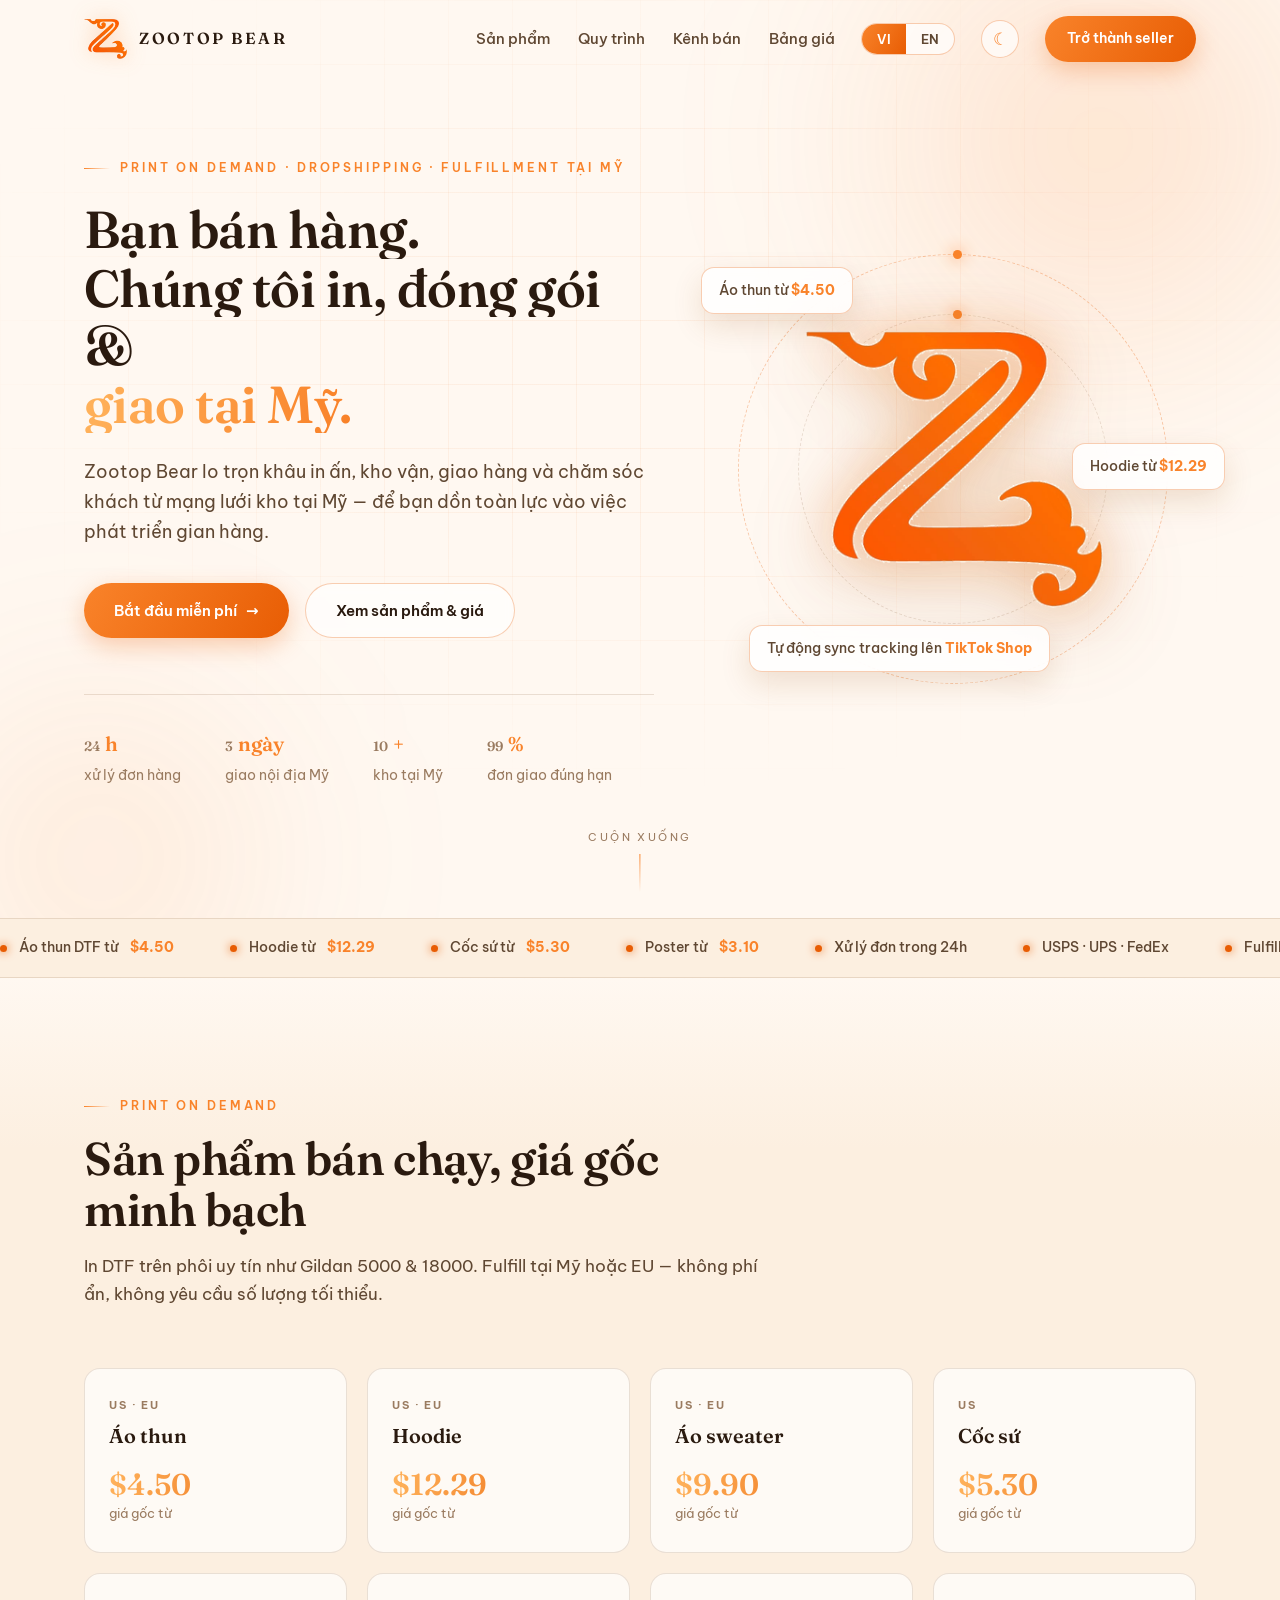
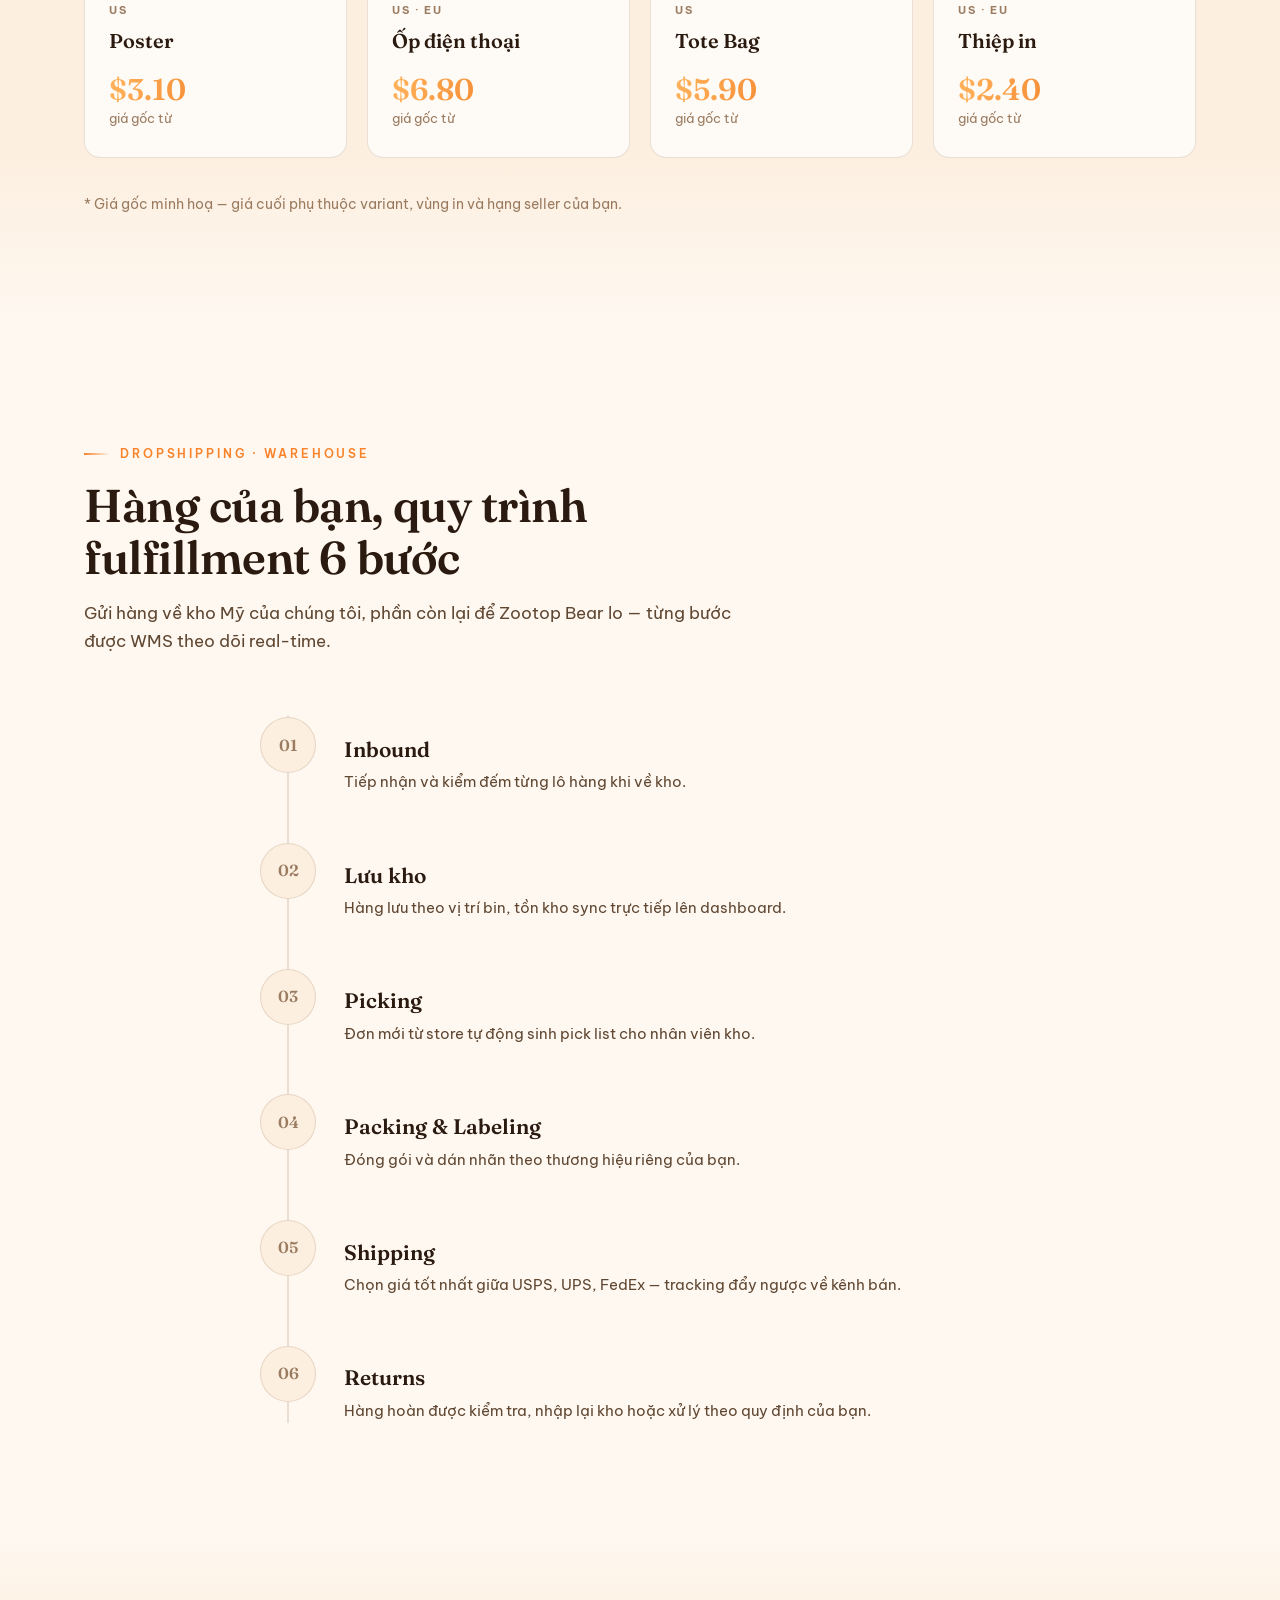
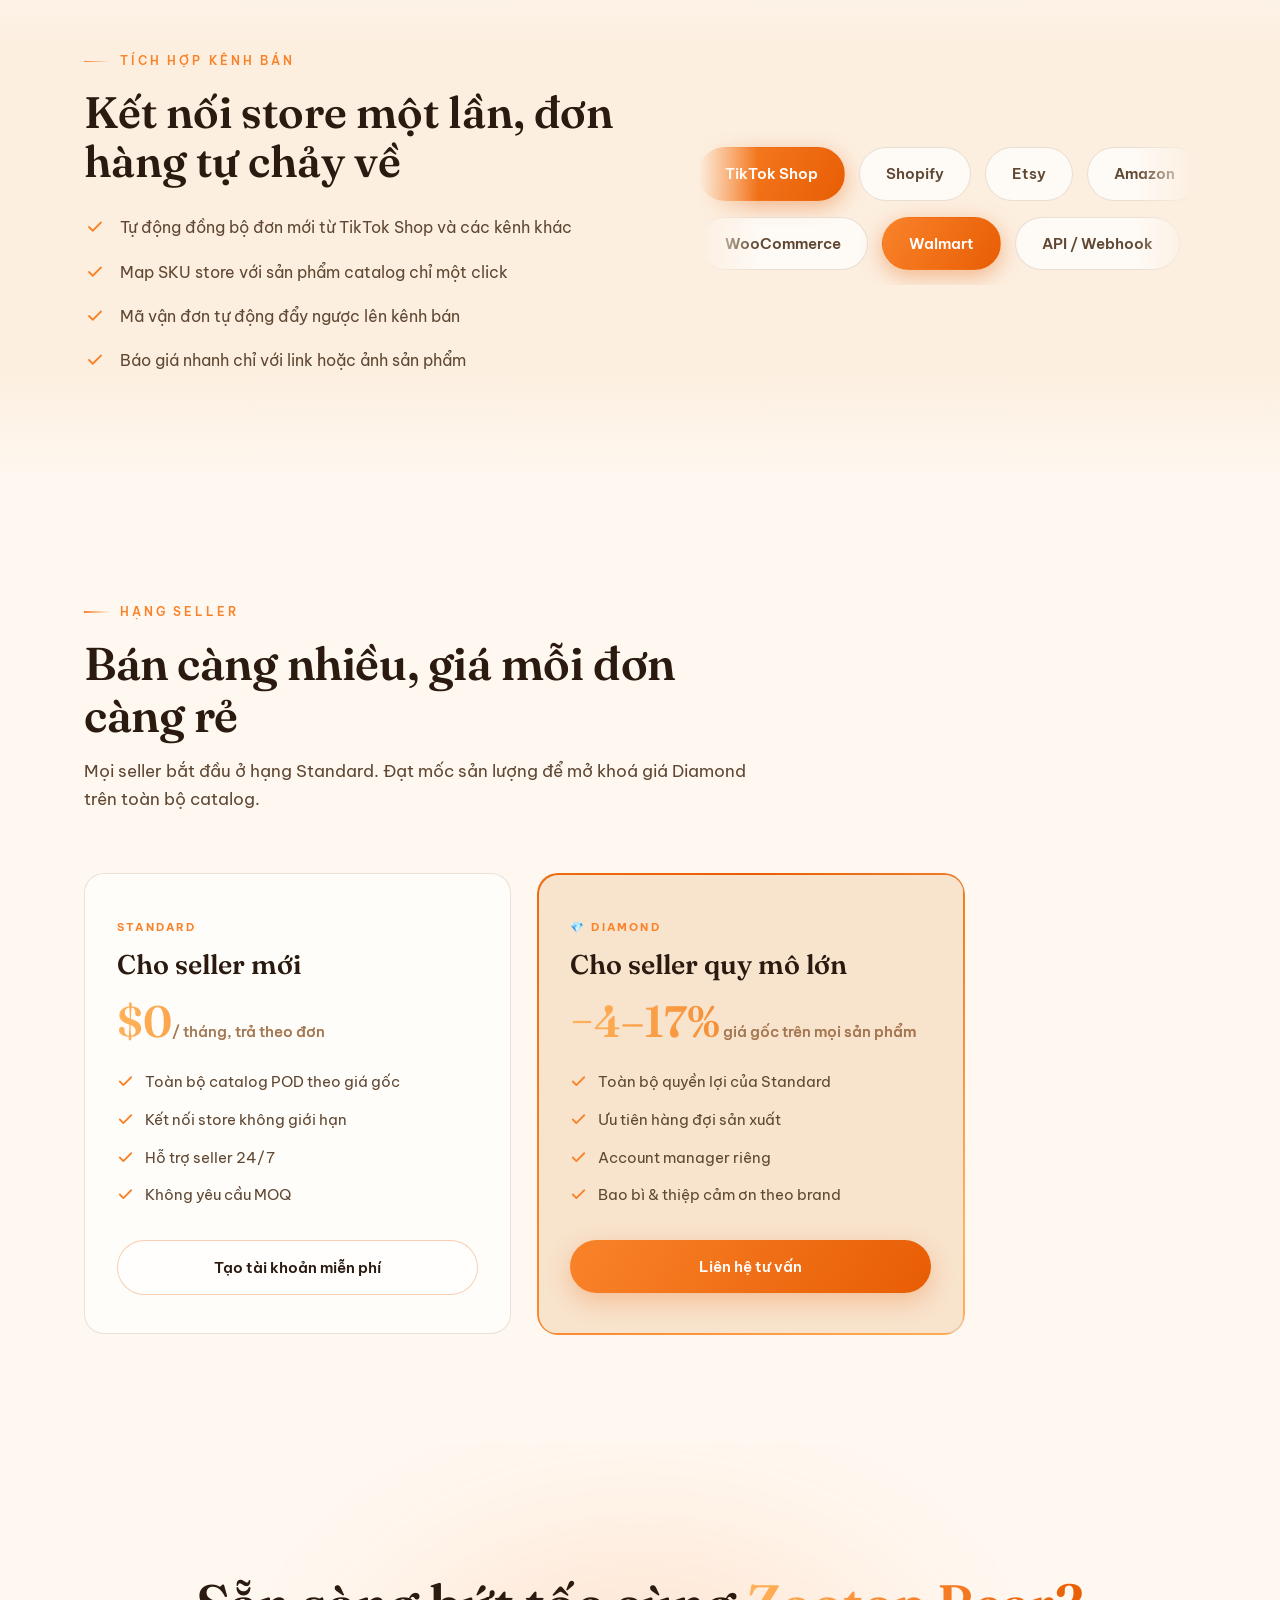
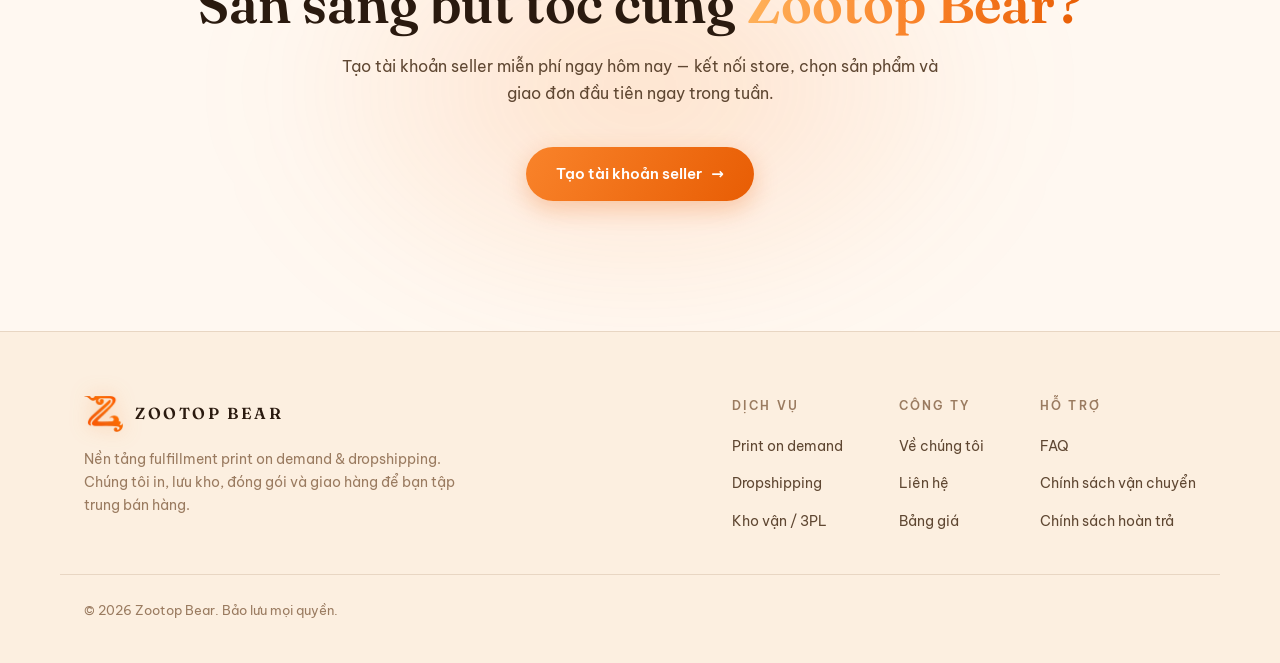
<file: index.html>
<!DOCTYPE html>
<html lang="vi">
<head>
<meta charset="UTF-8">
<meta name="viewport" content="width=device-width, initial-scale=1.0">
<title>Zootop Bear — Print on Demand & Dropshipping Fulfillment</title>
<meta name="description" content="Zootop Bear lo phần in ấn, kho vận và giao hàng tại Mỹ — bạn chỉ cần tập trung bán hàng.">
<link rel="preconnect" href="https://fonts.googleapis.com">
<link rel="preconnect" href="https://fonts.gstatic.com" crossorigin>
<link href="https://fonts.googleapis.com/css2?family=Fraunces:opsz,wght@9..144,500;9..144,600&family=Be+Vietnam+Pro:wght@400;500;600;700&display=swap" rel="stylesheet">
<link rel="stylesheet" href="assets/css/style.css">
</head>
<body>

<header id="hdr">
  <div class="wrap nav" id="nav">
    <a class="brand" href="#top" aria-label="Zootop Bear">
      <img src="assets/images/logo.png" alt="Logo Zootop Bear">
      <span class="brand-name">ZOOTOP BEAR</span>
    </a>
    <ul class="nav-links">
      <li><a href="#products" data-en="Products" data-vi="Sản phẩm">Sản phẩm</a></li>
      <li><a href="#process" data-en="Fulfillment" data-vi="Quy trình">Quy trình</a></li>
      <li><a href="#channels" data-en="Integrations" data-vi="Kênh bán">Kênh bán</a></li>
      <li><a href="#pricing" data-en="Pricing" data-vi="Bảng giá">Bảng giá</a></li>
    </ul>
    <div class="lang-toggle" role="group" aria-label="Language">
      <button id="btn-vi" class="active" onclick="setLang('vi')">VI</button>
      <button id="btn-en" onclick="setLang('en')">EN</button>
    </div>
    <button class="theme-toggle" id="themeBtn" aria-label="Toggle light/dark mode" onclick="toggleTheme()">☀</button>
    <a class="btn btn-primary" href="#cta" data-en="Become a seller" data-vi="Trở thành seller">Trở thành seller</a>
    <button class="menu-btn" aria-label="Menu" onclick="document.getElementById('nav').classList.toggle('open')">☰</button>
  </div>
</header>

<main id="top">

<!-- ============ HERO ============ -->
<section class="hero">
  <div class="glow glow-1"></div>
  <div class="glow glow-2"></div>
  <div class="grid-lines"></div>
  <div class="wrap">
    <div>
      <span class="eyebrow" data-en="Print on demand · Dropshipping · US fulfillment" data-vi="Print on demand · Dropshipping · Fulfillment tại Mỹ">Print on demand · Dropshipping · Fulfillment tại Mỹ</span>
      <h1 id="heroTitle"
          data-en='<span class="hl"><span>You sell.</span></span><span class="hl"><span>We print, pack</span></span><span class="hl"><span>&amp; <span class="grad">ship in the US.</span></span></span>'
          data-vi='<span class="hl"><span>Bạn bán hàng.</span></span><span class="hl"><span>Chúng tôi in, đóng gói</span></span><span class="hl"><span>&amp; <span class="grad">giao tại Mỹ.</span></span></span>'>
        <span class="hl"><span>Bạn bán hàng.</span></span><span class="hl"><span>Chúng tôi in, đóng gói</span></span><span class="hl"><span>&amp; <span class="grad">giao tại Mỹ.</span></span></span>
      </h1>
      <p class="lead"
         data-en="Zootop Bear handles printing, warehousing, shipping and customer care from a network of US warehouses — so you can pour everything into growing your store."
         data-vi="Zootop Bear lo trọn khâu in ấn, kho vận, giao hàng và chăm sóc khách từ mạng lưới kho tại Mỹ — để bạn dồn toàn lực vào việc phát triển gian hàng.">
         Zootop Bear lo trọn khâu in ấn, kho vận, giao hàng và chăm sóc khách từ mạng lưới kho tại Mỹ — để bạn dồn toàn lực vào việc phát triển gian hàng.</p>
      <div class="hero-cta">
        <a class="btn btn-primary" href="#cta"><span data-en="Start selling free" data-vi="Bắt đầu miễn phí">Bắt đầu miễn phí</span><span class="arr">→</span></a>
        <a class="btn btn-ghost" href="#products" data-en="View catalog &amp; pricing" data-vi="Xem sản phẩm &amp; giá">Xem sản phẩm &amp; giá</a>
      </div>
      <div class="hero-stats">
        <div class="stat"><b><span class="count" data-to="24">0</span><span class="unit">h</span></b><span data-en="order processing" data-vi="xử lý đơn hàng">xử lý đơn hàng</span></div>
        <div class="stat"><b><span class="count" data-to="3">0</span><span class="unit" data-en="days" data-vi="ngày">ngày</span></b><span data-en="US domestic shipping" data-vi="giao nội địa Mỹ">giao nội địa Mỹ</span></div>
        <div class="stat"><b><span class="count" data-to="10">0</span><span class="unit">+</span></b><span data-en="US warehouses" data-vi="kho tại Mỹ">kho tại Mỹ</span></div>
        <div class="stat"><b><span class="count" data-to="99">0</span><span class="unit">%</span></b><span data-en="on-time fulfillment" data-vi="đơn giao đúng hạn">đơn giao đúng hạn</span></div>
      </div>
    </div>
    <div class="hero-visual" id="parallax">
      <div class="orbital"><i></i></div>
      <div class="orbital o2"><i></i></div>
      <div class="zwrap"><img class="zmark" src="assets/images/logo.png" alt=""></div>
      <div class="chip chip-1" data-en="T-Shirt from <b>$4.50</b>" data-vi="Áo thun từ <b>$4.50</b>">Áo thun từ <b>$4.50</b></div>
      <div class="chip chip-2" data-en="Hoodie from <b>$12.29</b>" data-vi="Hoodie từ <b>$12.29</b>">Hoodie từ <b>$12.29</b></div>
      <div class="chip chip-3" data-en="Tracking synced to <b>TikTok Shop</b>" data-vi="Tự động sync tracking lên <b>TikTok Shop</b>">Tự động sync tracking lên <b>TikTok Shop</b></div>
    </div>
  </div>
  <div class="scroll-hint" data-en="Scroll" data-vi="Cuộn xuống">Cuộn xuống</div>
</section>

<!-- ============ TICKER ============ -->
<div class="ticker" aria-hidden="true">
  <div class="ticker-track" id="tickerTrack">
    <span class="tick" data-en="T-Shirt DTF from <b>$4.50</b>" data-vi="Áo thun DTF từ <b>$4.50</b>">Áo thun DTF từ <b>$4.50</b></span>
    <span class="tick" data-en="Hoodie from <b>$12.29</b>" data-vi="Hoodie từ <b>$12.29</b>">Hoodie từ <b>$12.29</b></span>
    <span class="tick" data-en="Mug from <b>$5.30</b>" data-vi="Cốc sứ từ <b>$5.30</b>">Cốc sứ từ <b>$5.30</b></span>
    <span class="tick" data-en="Poster from <b>$3.10</b>" data-vi="Poster từ <b>$3.10</b>">Poster từ <b>$3.10</b></span>
    <span class="tick" data-en="24h order processing" data-vi="Xử lý đơn trong 24h">Xử lý đơn trong 24h</span>
    <span class="tick" data-en="USPS · UPS · FedEx" data-vi="USPS · UPS · FedEx">USPS · UPS · FedEx</span>
    <span class="tick" data-en="Fulfillment US &amp; EU" data-vi="Fulfill tại Mỹ &amp; EU">Fulfill tại Mỹ &amp; EU</span>
  </div>
</div>

<!-- ============ POD PRODUCTS ============ -->
<section id="products">
  <div class="wrap">
    <div class="sec-head rv">
      <span class="eyebrow">Print on demand</span>
      <h2 data-en="Best-selling products, transparent base costs" data-vi="Sản phẩm bán chạy, giá gốc minh bạch">Sản phẩm bán chạy, giá gốc minh bạch</h2>
      <p data-en="DTF printing on trusted blanks like Gildan 5000 &amp; 18000. Fulfilled in the US or EU — no hidden fees, no minimums."
         data-vi="In DTF trên phôi uy tín như Gildan 5000 &amp; 18000. Fulfill tại Mỹ hoặc EU — không phí ẩn, không yêu cầu số lượng tối thiểu.">
         In DTF trên phôi uy tín như Gildan 5000 &amp; 18000. Fulfill tại Mỹ hoặc EU — không phí ẩn, không yêu cầu số lượng tối thiểu.</p>
    </div>
    <div class="prod-grid">
      <div class="prod-card rv"><span class="zone">US · EU</span><h3 data-en="T-Shirt" data-vi="Áo thun">Áo thun</h3><div class="price"><b>$4.50</b><span data-en="base cost from" data-vi="giá gốc từ">giá gốc từ</span></div></div>
      <div class="prod-card rv rv-d1"><span class="zone">US · EU</span><h3>Hoodie</h3><div class="price"><b>$12.29</b><span data-en="base cost from" data-vi="giá gốc từ">giá gốc từ</span></div></div>
      <div class="prod-card rv rv-d2"><span class="zone">US · EU</span><h3 data-en="Sweater" data-vi="Áo sweater">Áo sweater</h3><div class="price"><b>$9.90</b><span data-en="base cost from" data-vi="giá gốc từ">giá gốc từ</span></div></div>
      <div class="prod-card rv rv-d3"><span class="zone">US</span><h3 data-en="Mug" data-vi="Cốc sứ">Cốc sứ</h3><div class="price"><b>$5.30</b><span data-en="base cost from" data-vi="giá gốc từ">giá gốc từ</span></div></div>
      <div class="prod-card rv"><span class="zone">US</span><h3>Poster</h3><div class="price"><b>$3.10</b><span data-en="base cost from" data-vi="giá gốc từ">giá gốc từ</span></div></div>
      <div class="prod-card rv rv-d1"><span class="zone">US · EU</span><h3 data-en="Phone Case" data-vi="Ốp điện thoại">Ốp điện thoại</h3><div class="price"><b>$6.80</b><span data-en="base cost from" data-vi="giá gốc từ">giá gốc từ</span></div></div>
      <div class="prod-card rv rv-d2"><span class="zone">US</span><h3>Tote Bag</h3><div class="price"><b>$5.90</b><span data-en="base cost from" data-vi="giá gốc từ">giá gốc từ</span></div></div>
      <div class="prod-card rv rv-d3"><span class="zone">US · EU</span><h3 data-en="Greeting Card" data-vi="Thiệp in">Thiệp in</h3><div class="price"><b>$2.40</b><span data-en="base cost from" data-vi="giá gốc từ">giá gốc từ</span></div></div>
    </div>
    <p class="prod-note rv" data-en="* Sample base costs — final pricing depends on variant, print area and your seller tier."
       data-vi="* Giá gốc minh hoạ — giá cuối phụ thuộc variant, vùng in và hạng seller của bạn.">
       * Giá gốc minh hoạ — giá cuối phụ thuộc variant, vùng in và hạng seller của bạn.</p>
  </div>
</section>

<!-- ============ PROCESS ============ -->
<section id="process">
  <div class="wrap">
    <div class="sec-head rv">
      <span class="eyebrow">Dropshipping · Warehouse</span>
      <h2 data-en="Your goods, our 6-step fulfillment flow" data-vi="Hàng của bạn, quy trình fulfillment 6 bước">Hàng của bạn, quy trình fulfillment 6 bước</h2>
      <p data-en="Ship inventory to our US warehouses and we take it from there — every step tracked live by our WMS."
         data-vi="Gửi hàng về kho Mỹ của chúng tôi, phần còn lại để Zootop Bear lo — từng bước được WMS theo dõi real-time.">
         Gửi hàng về kho Mỹ của chúng tôi, phần còn lại để Zootop Bear lo — từng bước được WMS theo dõi real-time.</p>
    </div>
    <div class="timeline" id="timeline">
      <div class="tl-line"><i id="tlFill"></i></div>
      <div class="tl-step"><div class="tl-dot">01</div><span class="tl-tag" data-en="Receive" data-vi="Tiếp nhận">Tiếp nhận</span><h3>Inbound</h3><p data-en="We receive and inspect every shipment arriving at the warehouse." data-vi="Tiếp nhận và kiểm đếm từng lô hàng khi về kho.">Tiếp nhận và kiểm đếm từng lô hàng khi về kho.</p></div>
      <div class="tl-step"><div class="tl-dot">02</div><span class="tl-tag" data-en="Store" data-vi="Lưu trữ">Lưu trữ</span><h3 data-en="Storage" data-vi="Lưu kho">Lưu kho</h3><p data-en="Inventory stored by bin location, synced live to your dashboard." data-vi="Hàng lưu theo vị trí bin, tồn kho sync trực tiếp lên dashboard.">Hàng lưu theo vị trí bin, tồn kho sync trực tiếp lên dashboard.</p></div>
      <div class="tl-step"><div class="tl-dot">03</div><span class="tl-tag" data-en="Pick" data-vi="Lấy hàng">Lấy hàng</span><h3>Picking</h3><p data-en="Orders trigger pick lists the moment they sync from your store." data-vi="Đơn mới từ store tự động sinh pick list cho nhân viên kho.">Đơn mới từ store tự động sinh pick list cho nhân viên kho.</p></div>
      <div class="tl-step"><div class="tl-dot">04</div><span class="tl-tag" data-en="Pack" data-vi="Đóng gói">Đóng gói</span><h3>Packing &amp; Labeling</h3><p data-en="Packed and labeled under your own brand, ready for handoff." data-vi="Đóng gói và dán nhãn theo thương hiệu riêng của bạn.">Đóng gói và dán nhãn theo thương hiệu riêng của bạn.</p></div>
      <div class="tl-step"><div class="tl-dot">05</div><span class="tl-tag" data-en="Ship" data-vi="Vận chuyển">Vận chuyển</span><h3>Shipping</h3><p data-en="Best-rate labels via USPS, UPS and FedEx — tracking pushed back to your channel." data-vi="Chọn giá tốt nhất giữa USPS, UPS, FedEx — tracking đẩy ngược về kênh bán.">Chọn giá tốt nhất giữa USPS, UPS, FedEx — tracking đẩy ngược về kênh bán.</p></div>
      <div class="tl-step"><div class="tl-dot">06</div><span class="tl-tag" data-en="Return" data-vi="Hoàn trả">Hoàn trả</span><h3>Returns</h3><p data-en="Returned items are inspected and restocked or disposed per your rules." data-vi="Hàng hoàn được kiểm tra, nhập lại kho hoặc xử lý theo quy định của bạn.">Hàng hoàn được kiểm tra, nhập lại kho hoặc xử lý theo quy định của bạn.</p></div>
    </div>
  </div>
</section>

<!-- ============ CHANNELS ============ -->
<section id="channels">
  <div class="wrap chan-flex">
    <div class="rv">
      <span class="eyebrow" data-en="Integrations" data-vi="Tích hợp kênh bán">Tích hợp kênh bán</span>
      <h2 style="font-size:clamp(30px,3.8vw,44px);margin:16px 0" data-en="Connect your store once, orders flow in automatically" data-vi="Kết nối store một lần, đơn hàng tự chảy về">Kết nối store một lần, đơn hàng tự chảy về</h2>
      <ul class="chan-points">
        <li data-en="Auto-sync new orders from TikTok Shop and more" data-vi="Tự động đồng bộ đơn mới từ TikTok Shop và các kênh khác">Tự động đồng bộ đơn mới từ TikTok Shop và các kênh khác</li>
        <li data-en="Map your store SKUs to catalog products in one click" data-vi="Map SKU store với sản phẩm catalog chỉ một click">Map SKU store với sản phẩm catalog chỉ một click</li>
        <li data-en="Tracking numbers pushed back to the channel automatically" data-vi="Mã vận đơn tự động đẩy ngược lên kênh bán">Mã vận đơn tự động đẩy ngược lên kênh bán</li>
        <li data-en="Instant quote from just a product link or photo" data-vi="Báo giá nhanh chỉ với link hoặc ảnh sản phẩm">Báo giá nhanh chỉ với link hoặc ảnh sản phẩm</li>
      </ul>
    </div>
    <div class="chan-marquees rv rv-d1" aria-hidden="true">
      <div class="chan-row r1" id="chanRow1">
        <span class="chan hot">TikTok Shop</span><span class="chan">Shopify</span><span class="chan">Etsy</span><span class="chan">Amazon</span><span class="chan">eBay</span><span class="chan">Wix</span><span class="chan">BigCommerce</span><span class="chan">Squarespace</span>
      </div>
      <div class="chan-row r2" id="chanRow2">
        <span class="chan">WooCommerce</span><span class="chan hot">Walmart</span><span class="chan">API / Webhook</span><span class="chan">Magento</span><span class="chan">PrestaShop</span><span class="chan">Shopware</span><span class="chan">BigCartel</span><span class="chan">Ecwid</span>
      </div>
    </div>
  </div>
</section>

<!-- ============ PRICING ============ -->
<section id="pricing">
  <div class="wrap">
    <div class="sec-head rv">
      <span class="eyebrow" data-en="Seller tiers" data-vi="Hạng seller">Hạng seller</span>
      <h2 data-en="Sell more, pay less per order" data-vi="Bán càng nhiều, giá mỗi đơn càng rẻ">Bán càng nhiều, giá mỗi đơn càng rẻ</h2>
      <p data-en="Every seller starts on Standard. Hit volume milestones to unlock Diamond pricing across the whole catalog."
         data-vi="Mọi seller bắt đầu ở hạng Standard. Đạt mốc sản lượng để mở khoá giá Diamond trên toàn bộ catalog.">
         Mọi seller bắt đầu ở hạng Standard. Đạt mốc sản lượng để mở khoá giá Diamond trên toàn bộ catalog.</p>
    </div>
    <div class="tier-grid">
      <div class="tier standard rv">
        <span class="tag">Standard</span>
        <h3 data-en="For new sellers" data-vi="Cho seller mới">Cho seller mới</h3>
        <div class="save">$0<small data-en="/ month, pay per order" data-vi="/ tháng, trả theo đơn">/ tháng, trả theo đơn</small></div>
        <ul>
          <li data-en="Full POD catalog at base cost" data-vi="Toàn bộ catalog POD theo giá gốc">Toàn bộ catalog POD theo giá gốc</li>
          <li data-en="Unlimited store connections" data-vi="Kết nối store không giới hạn">Kết nối store không giới hạn</li>
          <li data-en="24/7 seller support" data-vi="Hỗ trợ seller 24/7">Hỗ trợ seller 24/7</li>
          <li data-en="No minimum order quantity" data-vi="Không yêu cầu MOQ">Không yêu cầu MOQ</li>
        </ul>
        <a class="btn btn-ghost" href="#cta" data-en="Create free account" data-vi="Tạo tài khoản miễn phí">Tạo tài khoản miễn phí</a>
      </div>
      <div class="tier diamond rv rv-d1">
        <span class="tag">💎 Diamond</span>
        <h3 data-en="For scaling sellers" data-vi="Cho seller quy mô lớn">Cho seller quy mô lớn</h3>
        <div class="save" data-en='−4–17%<small> off base cost on every product</small>' data-vi='−4–17%<small> giá gốc trên mọi sản phẩm</small>'>−4–17%<small> giá gốc trên mọi sản phẩm</small></div>
        <ul>
          <li data-en="Everything in Standard" data-vi="Toàn bộ quyền lợi của Standard">Toàn bộ quyền lợi của Standard</li>
          <li data-en="Priority production queue" data-vi="Ưu tiên hàng đợi sản xuất">Ưu tiên hàng đợi sản xuất</li>
          <li data-en="Dedicated account manager" data-vi="Account manager riêng">Account manager riêng</li>
          <li data-en="Custom packaging &amp; inserts" data-vi="Bao bì &amp; thiệp cảm ơn theo brand">Bao bì &amp; thiệp cảm ơn theo brand</li>
        </ul>
        <a class="btn btn-primary" href="#cta" data-en="Talk to sales" data-vi="Liên hệ tư vấn">Liên hệ tư vấn</a>
      </div>
    </div>
  </div>
</section>

<!-- ============ CTA ============ -->
<section class="cta-band" id="cta">
  <div class="glow-c"></div>
  <div class="wrap">
    <h2 class="rv" data-en='Ready to grow with <span class="grad">Zootop Bear?</span>' data-vi='Sẵn sàng bứt tốc cùng <span class="grad">Zootop Bear?</span>'>Sẵn sàng bứt tốc cùng <span class="grad">Zootop Bear?</span></h2>
    <p class="rv rv-d1" data-en="Create a free seller account today — connect your store, pick a product and ship your first order this week."
       data-vi="Tạo tài khoản seller miễn phí ngay hôm nay — kết nối store, chọn sản phẩm và giao đơn đầu tiên ngay trong tuần.">
       Tạo tài khoản seller miễn phí ngay hôm nay — kết nối store, chọn sản phẩm và giao đơn đầu tiên ngay trong tuần.</p>
    <a class="btn btn-primary rv rv-d2" href="#"><span data-en="Create seller account" data-vi="Tạo tài khoản seller">Tạo tài khoản seller</span><span class="arr">→</span></a>
  </div>
</section>

</main>

<footer>
  <div class="wrap foot">
    <div>
      <a class="brand" href="#top"><img src="assets/images/logo.png" alt="Logo Zootop Bear"><span class="brand-name">ZOOTOP BEAR</span></a>
      <small data-en="Print on demand &amp; dropshipping fulfillment. We print, store, pack and deliver so you can focus on selling."
             data-vi="Nền tảng fulfillment print on demand &amp; dropshipping. Chúng tôi in, lưu kho, đóng gói và giao hàng để bạn tập trung bán hàng.">
             Nền tảng fulfillment print on demand &amp; dropshipping. Chúng tôi in, lưu kho, đóng gói và giao hàng để bạn tập trung bán hàng.</small>
    </div>
    <div class="foot-links">
      <div>
        <h4 data-en="Services" data-vi="Dịch vụ">Dịch vụ</h4>
        <ul>
          <li><a href="#products">Print on demand</a></li>
          <li><a href="#process">Dropshipping</a></li>
          <li><a href="#process" data-en="Warehouse / 3PL" data-vi="Kho vận / 3PL">Kho vận / 3PL</a></li>
        </ul>
      </div>
      <div>
        <h4 data-en="Company" data-vi="Công ty">Công ty</h4>
        <ul>
          <li><a href="#" data-en="About us" data-vi="Về chúng tôi">Về chúng tôi</a></li>
          <li><a href="#" data-en="Contact" data-vi="Liên hệ">Liên hệ</a></li>
          <li><a href="#pricing" data-en="Pricing" data-vi="Bảng giá">Bảng giá</a></li>
        </ul>
      </div>
      <div>
        <h4 data-en="Support" data-vi="Hỗ trợ">Hỗ trợ</h4>
        <ul>
          <li><a href="#">FAQ</a></li>
          <li><a href="#" data-en="Shipping policy" data-vi="Chính sách vận chuyển">Chính sách vận chuyển</a></li>
          <li><a href="#" data-en="Returns policy" data-vi="Chính sách hoàn trả">Chính sách hoàn trả</a></li>
        </ul>
      </div>
    </div>
  </div>
  <div class="wrap copyright">© 2026 Zootop Bear. <span data-en="All rights reserved." data-vi="Bảo lưu mọi quyền.">Bảo lưu mọi quyền.</span></div>
</footer>

<button id="toTop" aria-label="Back to top" onclick="window.scrollTo({top:0,behavior:'smooth'})">↑</button>

<script src="assets/js/main.js"></script>
</body>
</html>
</file>
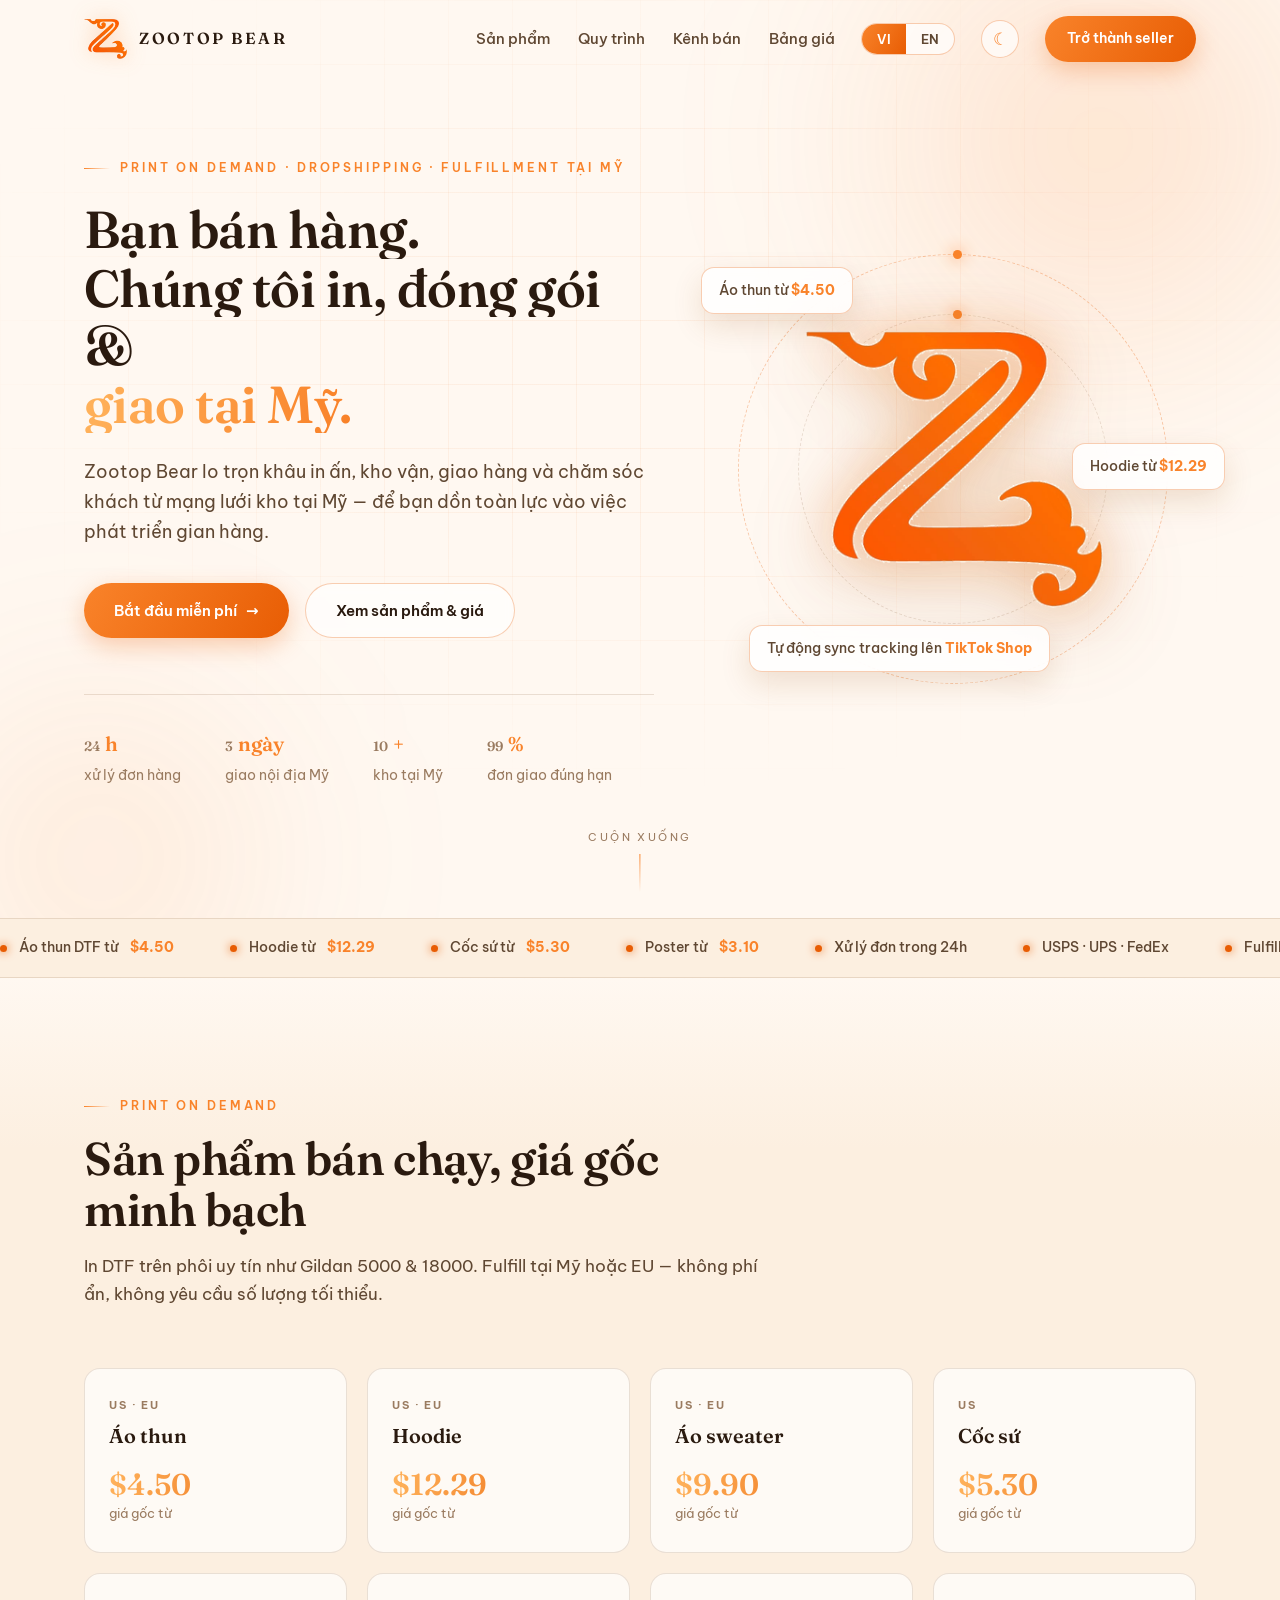
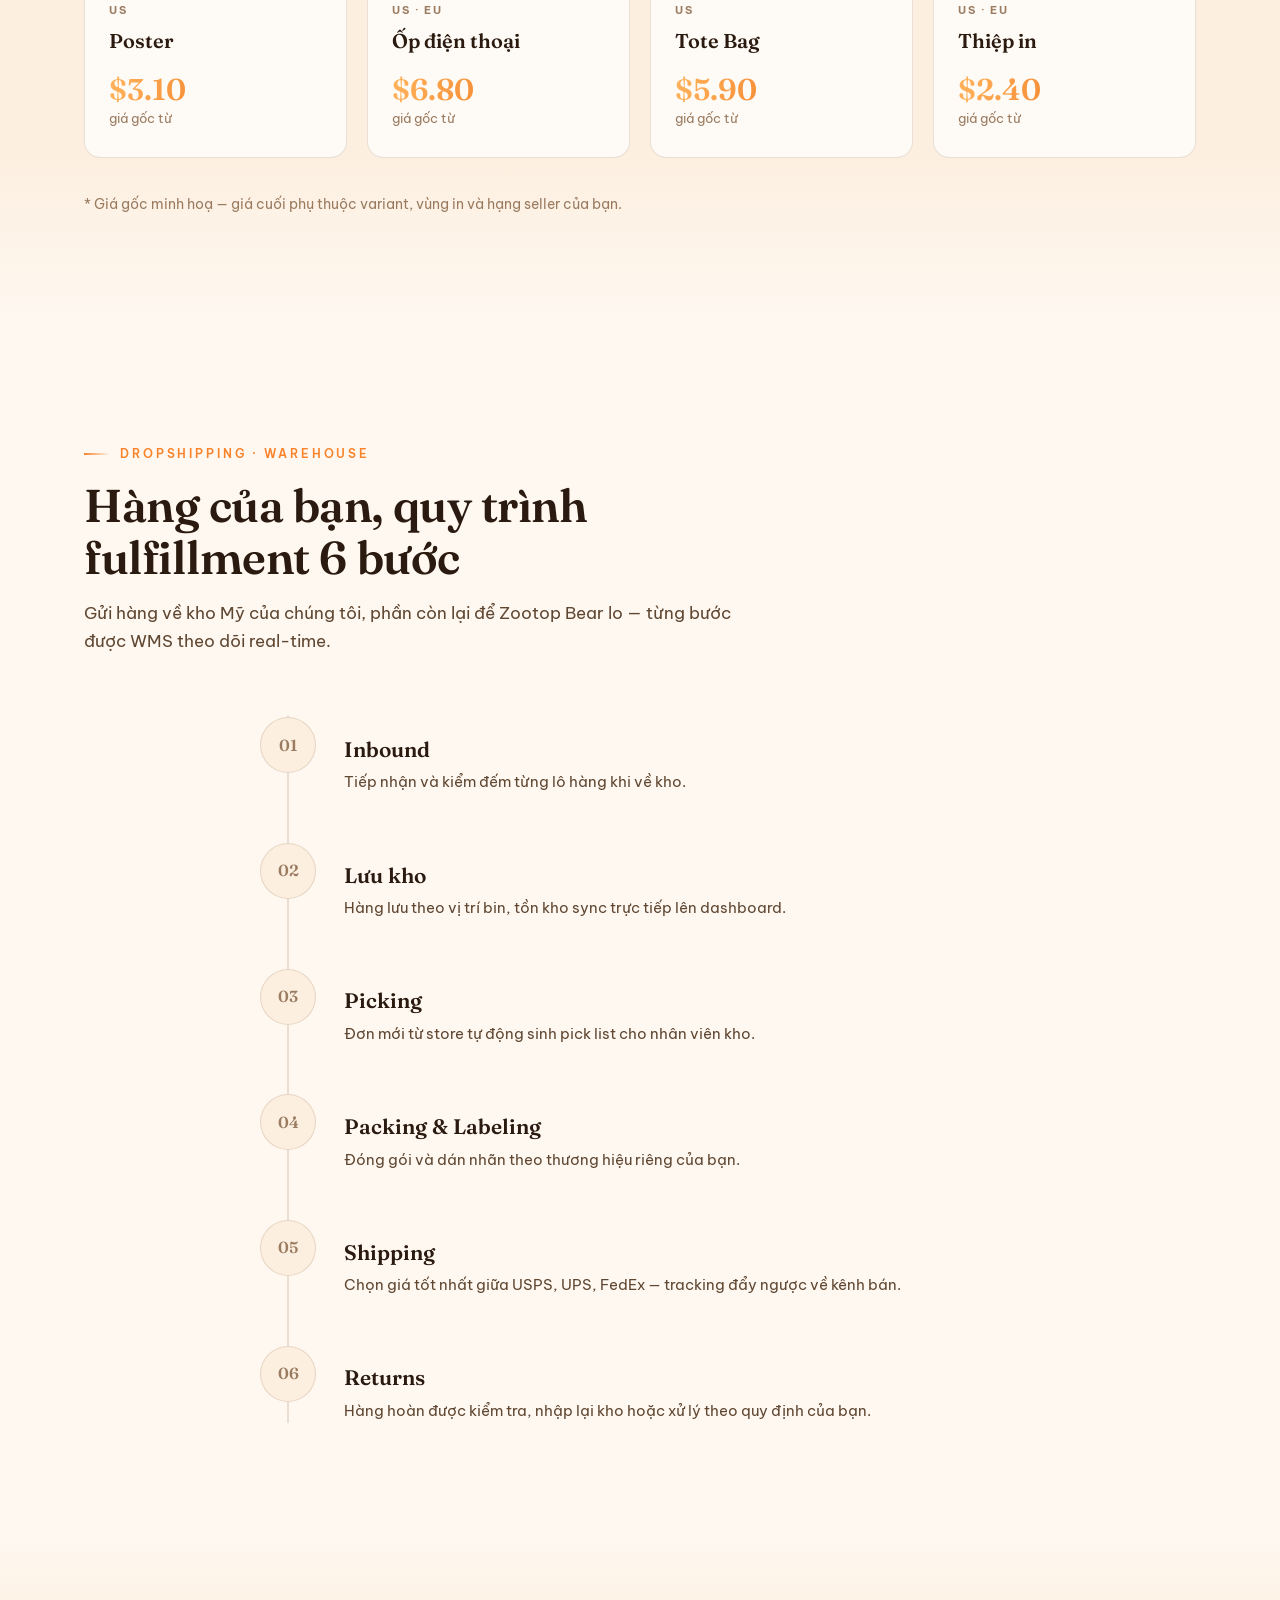
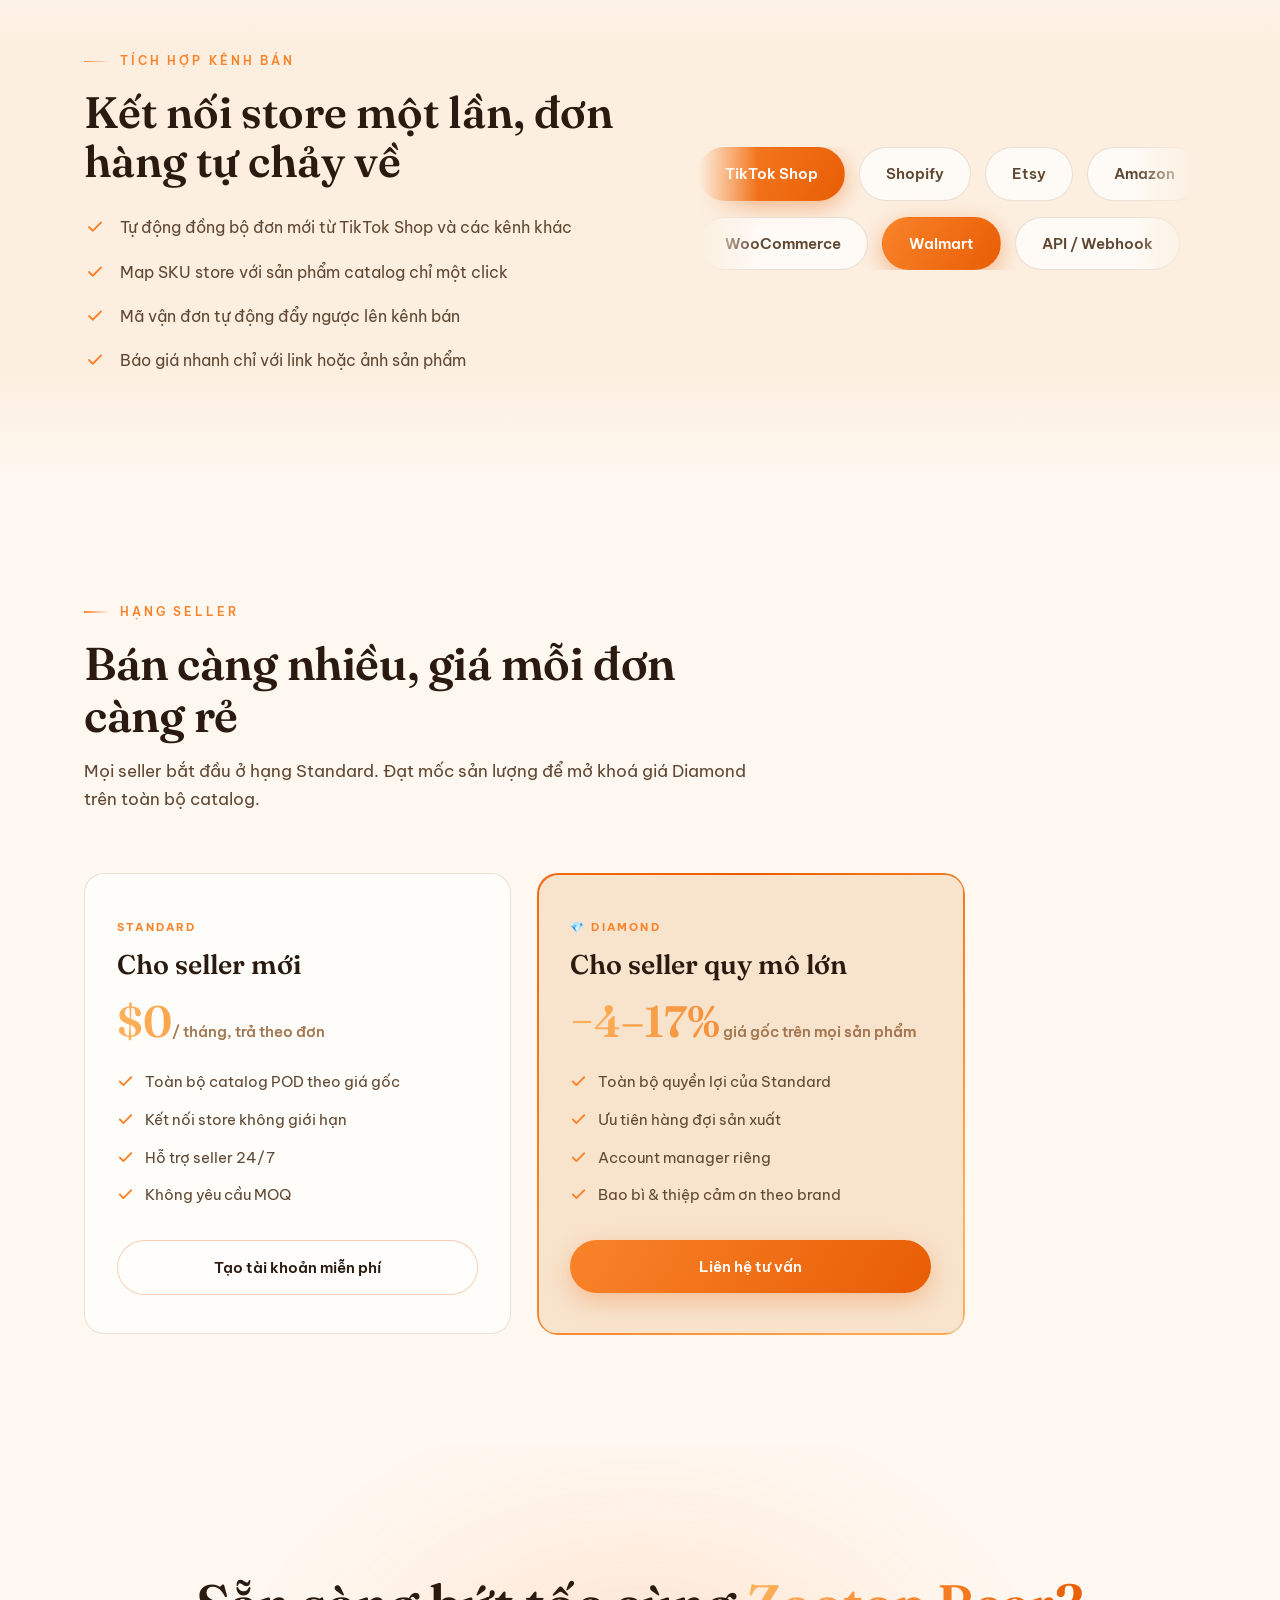
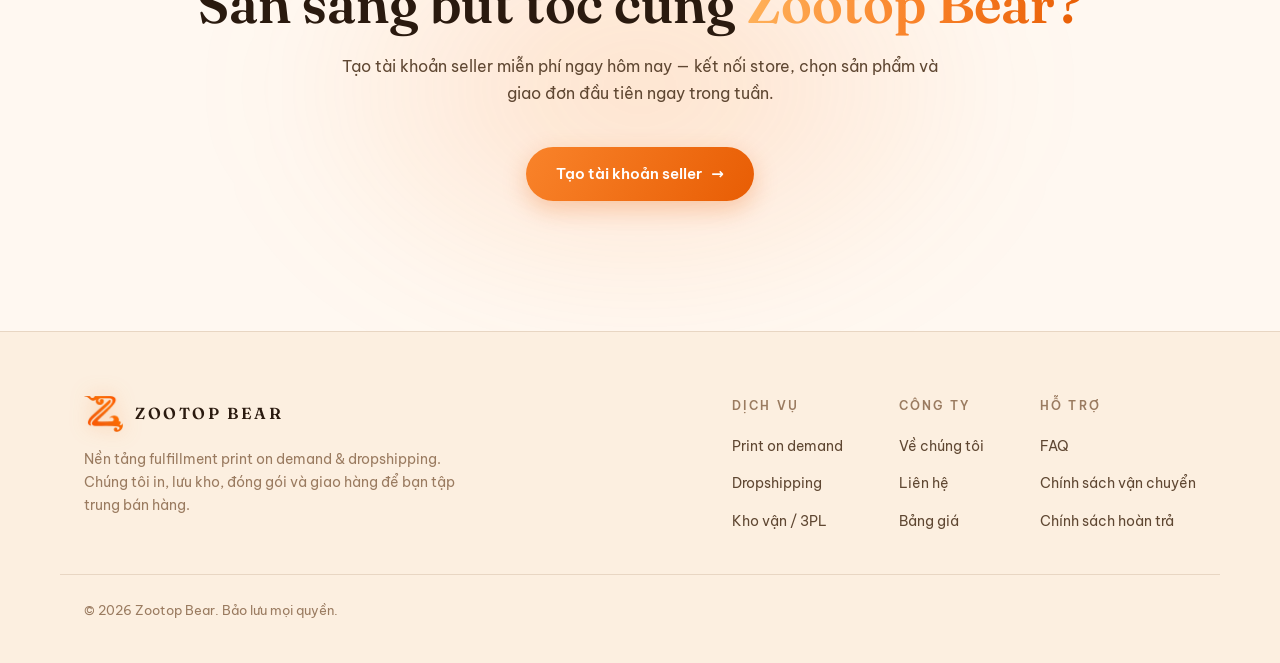
<file: zootop-bear-premium_3.html>
<!DOCTYPE html>
<html lang="vi">
<head>
<meta charset="UTF-8">
<meta name="viewport" content="width=device-width, initial-scale=1.0">
<title>Zootop Bear — Print on Demand & Dropshipping Fulfillment</title>
<meta name="description" content="Zootop Bear lo phần in ấn, kho vận và giao hàng tại Mỹ — bạn chỉ cần tập trung bán hàng.">
<link rel="preconnect" href="https://fonts.googleapis.com">
<link rel="preconnect" href="https://fonts.gstatic.com" crossorigin>
<link href="https://fonts.googleapis.com/css2?family=Fraunces:opsz,wght@9..144,500;9..144,600&family=Be+Vietnam+Pro:wght@400;500;600;700&display=swap" rel="stylesheet">
<style>
:root{
  --orange:#F4711D;
  --ember:#E85D04;
  --flare:#F9832A;
  --gold:#FFB35C;
  --bg:#120A05;
  --bg-2:#1B1008;
  --bg-3:#241609;
  --line:rgba(249,131,42,.16);
  --line-soft:rgba(255,220,190,.09);
  --cream:#FFF3E6;
  --sand:#D9BFa6;
  --muted:#A98F78;
  --card:rgba(255,243,230,.04);
  --glass:rgba(18,10,5,.82);
  --chip-bg:rgba(27,16,8,.78);
  --glow1:rgba(232,93,4,.34);
  --glow2:rgba(249,131,42,.18);
  --grid:rgba(249,131,42,.05);
  --shadow:0 12px 30px rgba(0,0,0,.4);
  --radius:16px;
  --display:'Fraunces',Georgia,serif;
  --body:'Be Vietnam Pro',system-ui,sans-serif;
}
html[data-theme="light"]{
  --bg:#FFF8F1;
  --bg-2:#FCEFE0;
  --bg-3:#F8E3CC;
  --line:rgba(232,93,4,.3);
  --line-soft:rgba(122,80,44,.16);
  --cream:#2A1A0F;
  --sand:#5F4732;
  --muted:#9A7B60;
  --card:rgba(255,255,255,.66);
  --glass:rgba(255,248,241,.86);
  --chip-bg:rgba(255,255,255,.82);
  --glow1:rgba(249,131,42,.2);
  --glow2:rgba(249,131,42,.13);
  --grid:rgba(232,93,4,.06);
  --shadow:0 12px 30px rgba(140,70,10,.14);
}
html[data-theme="light"] .zmark{filter:drop-shadow(0 0 26px rgba(249,131,42,.35)) drop-shadow(0 18px 40px rgba(140,70,10,.22))}
html[data-theme="light"] .brand img{filter:drop-shadow(0 0 10px rgba(249,131,42,.3))}
html[data-theme="light"] header.scrolled{box-shadow:0 10px 34px rgba(140,70,10,.1)}
html[data-theme="light"] .btn-primary{box-shadow:0 8px 24px rgba(232,93,4,.28)}
*{margin:0;padding:0;box-sizing:border-box}
html{scroll-behavior:smooth}
body{font-family:var(--body);background:var(--bg);color:var(--cream);line-height:1.7;font-size:16px;overflow-x:hidden;transition:background-color .4s ease,color .4s ease}
img{max-width:100%;display:block}
a{color:inherit}
::selection{background:var(--ember);color:#fff}
.wrap{max-width:1160px;margin:0 auto;padding:0 24px}
h1,h2,h3{font-family:var(--display);font-weight:600;line-height:1.12}
.eyebrow{display:inline-flex;align-items:center;gap:10px;font-size:12px;font-weight:600;letter-spacing:.24em;text-transform:uppercase;color:var(--flare)}
.eyebrow::before{content:"";width:26px;height:1.5px;background:linear-gradient(90deg,var(--flare),transparent)}
.btn{display:inline-flex;align-items:center;justify-content:center;gap:9px;font-family:var(--body);font-weight:600;font-size:15px;text-decoration:none;border-radius:999px;padding:14px 30px;cursor:pointer;border:none;position:relative;transition:transform .2s ease,box-shadow .2s ease,background .2s ease,color .2s ease}
.btn:focus-visible,a:focus-visible,button:focus-visible{outline:2.5px solid var(--flare);outline-offset:3px}
.btn-primary{background:linear-gradient(120deg,var(--flare),var(--ember));color:#fff;box-shadow:0 8px 28px rgba(232,93,4,.38)}
.btn-primary:hover{transform:translateY(-3px);box-shadow:0 14px 38px rgba(232,93,4,.5)}
.btn-primary .arr{transition:transform .2s ease}
.btn-primary:hover .arr{transform:translateX(4px)}
.btn-ghost{background:var(--card);color:var(--cream);border:1px solid var(--line);backdrop-filter:blur(6px)}
.btn-ghost:hover{border-color:var(--flare);color:var(--flare);transform:translateY(-3px)}

/* ---------- Reveal on scroll ---------- */
.rv{opacity:0;transform:translateY(34px);transition:opacity .8s cubic-bezier(.2,.65,.25,1),transform .8s cubic-bezier(.2,.65,.25,1)}
.rv.in{opacity:1;transform:none}
.rv-d1{transition-delay:.1s}.rv-d2{transition-delay:.2s}.rv-d3{transition-delay:.3s}.rv-d4{transition-delay:.4s}
@media (prefers-reduced-motion:reduce){
  html{scroll-behavior:auto}
  .rv{opacity:1;transform:none;transition:none}
  *,*::before,*::after{animation-duration:.01ms!important;animation-iteration-count:1!important;transition-duration:.01ms!important}
}

/* ---------- Nav ---------- */
header{position:fixed;top:0;left:0;right:0;z-index:90;transition:background .3s ease,border-color .3s ease,box-shadow .3s ease;border-bottom:1px solid transparent}
header.scrolled{background:var(--glass);backdrop-filter:blur(16px);border-color:var(--line-soft);box-shadow:0 10px 40px rgba(0,0,0,.4)}
.nav{display:flex;align-items:center;gap:26px;height:78px}
.brand{display:flex;align-items:center;gap:12px;text-decoration:none}
.brand img{height:40px;width:auto;filter:drop-shadow(0 0 14px rgba(249,131,42,.45))}
.brand-name{font-family:var(--display);font-weight:600;font-size:16px;letter-spacing:.16em;color:var(--cream)}
.nav-links{display:flex;gap:28px;margin-left:auto;list-style:none}
.nav-links a{text-decoration:none;font-size:14.5px;font-weight:500;color:var(--sand);position:relative;padding:4px 0}
.nav-links a::after{content:"";position:absolute;left:0;bottom:-2px;width:0;height:2px;border-radius:2px;background:linear-gradient(90deg,var(--flare),var(--ember));transition:width .25s ease}
.nav-links a:hover{color:var(--cream)}
.nav-links a:hover::after{width:100%}
.lang-toggle{display:flex;border:1px solid var(--line);border-radius:999px;overflow:hidden;background:var(--card)}
.theme-toggle{width:38px;height:38px;flex:0 0 38px;border-radius:50%;border:1px solid var(--line);background:var(--card);color:var(--flare);font-size:17px;line-height:1;cursor:pointer;display:flex;align-items:center;justify-content:center;transition:border-color .2s,transform .2s,background .3s}
.theme-toggle:hover{border-color:var(--flare);transform:rotate(20deg)}
.lang-toggle button{border:none;background:transparent;font-family:var(--body);font-size:13px;font-weight:600;padding:7px 15px;cursor:pointer;color:var(--sand);transition:background .2s,color .2s}
.lang-toggle button.active{background:linear-gradient(120deg,var(--flare),var(--ember));color:#fff}
.nav .btn{padding:11px 22px;font-size:14px}
.menu-btn{display:none;margin-left:auto;background:none;border:none;font-size:26px;cursor:pointer;color:var(--cream)}

/* ---------- Hero ---------- */
.hero{position:relative;min-height:100svh;display:flex;align-items:center;padding:150px 0 130px;overflow:hidden}
.glow{position:absolute;border-radius:50%;filter:blur(90px);pointer-events:none;will-change:transform}
.glow-1{width:640px;height:640px;background:radial-gradient(circle,var(--glow1),transparent 68%);top:-180px;right:-140px}
.glow-2{width:520px;height:520px;background:radial-gradient(circle,var(--glow2),transparent 66%);bottom:-200px;left:-160px}
@media (prefers-reduced-motion:no-preference){
  .glow-1{animation:drift 14s ease-in-out infinite alternate}
  .glow-2{animation:drift 18s ease-in-out infinite alternate-reverse}
  @keyframes drift{from{transform:translate(0,0) scale(1)}to{transform:translate(-60px,50px) scale(1.12)}}
}
.grid-lines{position:absolute;inset:0;background-image:linear-gradient(var(--grid) 1px,transparent 1px),linear-gradient(90deg,var(--grid) 1px,transparent 1px);background-size:64px 64px;mask-image:radial-gradient(ellipse 75% 65% at 50% 38%,#000 30%,transparent 75%);pointer-events:none}
.hero .wrap{position:relative;display:grid;grid-template-columns:1.08fr .92fr;gap:56px;align-items:center;z-index:2}
.hero h1{font-size:clamp(34px,4.2vw,52px);margin:22px 0 24px;letter-spacing:-.01em;white-space:nowrap}
@media (max-width:560px){.hero h1{white-space:normal}}
.hero h1 .grad{background:linear-gradient(100deg,var(--gold),var(--flare) 45%,var(--ember));-webkit-background-clip:text;background-clip:text;color:transparent}
.hl{display:block;overflow:hidden}
.hl span{display:block;transform:translateY(110%);animation:rise .9s cubic-bezier(.2,.7,.2,1) forwards}
.hl:nth-child(2) span{animation-delay:.14s}
.hl:nth-child(3) span{animation-delay:.28s}
@keyframes rise{to{transform:translateY(0)}}
@media (prefers-reduced-motion:reduce){.hl span{transform:none;animation:none}}
.hero p.lead{font-size:17.5px;color:var(--sand);max-width:52ch;margin-bottom:36px}
.hero-cta{display:flex;gap:16px;flex-wrap:wrap}
.hero-stats{display:flex;gap:44px;margin-top:56px;padding-top:32px;border-top:1px solid var(--line-soft);flex-wrap:wrap}
.stat b{font-family:var(--display);font-size:34px;font-weight:600;display:flex;align-items:baseline;gap:2px;color:var(--cream)}
.stat b .unit{font-size:20px;color:var(--flare);margin-left:3px}
.stat span{font-size:13.5px;color:var(--muted)}
.hero-visual{position:relative;display:flex;justify-content:center;align-items:center;min-height:440px}
.orbital{position:absolute;inset:0;margin:auto;width:min(430px,92%);aspect-ratio:1;border:1px dashed var(--line);border-radius:50%}
.orbital.o2{width:min(310px,68%);border-color:var(--line-soft)}
@media (prefers-reduced-motion:no-preference){
  .orbital{animation:spin 46s linear infinite}
  .orbital.o2{animation:spin 30s linear infinite reverse}
  @keyframes spin{to{transform:rotate(360deg)}}
}
.orbital i{position:absolute;top:-5px;left:50%;width:9px;height:9px;border-radius:50%;background:var(--flare);box-shadow:0 0 16px var(--flare)}
.zwrap{position:relative;will-change:transform}
.zmark{width:min(300px,70vw);filter:drop-shadow(0 0 34px rgba(249,131,42,.5)) drop-shadow(0 22px 50px rgba(0,0,0,.55))}
@media (prefers-reduced-motion:no-preference){
  .zwrap{animation:float 6.5s ease-in-out infinite}
  @keyframes float{0%,100%{transform:translateY(0)}50%{transform:translateY(-16px)}}
}
.chip{position:absolute;background:var(--chip-bg);border:1px solid var(--line);border-radius:13px;padding:11px 17px;font-size:13.5px;font-weight:500;backdrop-filter:blur(10px);box-shadow:var(--shadow);white-space:nowrap;color:var(--sand);z-index:3}
.chip b{color:var(--flare);font-weight:700}
.chip-1{top:4%;left:-2%}
.chip-2{top:44%;right:-6%}
.chip-3{bottom:4%;left:8%}
@media (prefers-reduced-motion:no-preference){
  .chip{animation:bob 6s ease-in-out infinite}
  .chip-2{animation-delay:1.6s}.chip-3{animation-delay:3s}
  @keyframes bob{0%,100%{transform:translateY(0)}50%{transform:translateY(-10px)}}
}
.scroll-hint{position:absolute;bottom:26px;left:50%;transform:translateX(-50%);display:flex;flex-direction:column;align-items:center;gap:8px;color:var(--muted);font-size:11px;letter-spacing:.22em;text-transform:uppercase;z-index:2}
.scroll-hint::after{content:"";width:1.5px;height:38px;background:linear-gradient(var(--flare),transparent)}
@media (prefers-reduced-motion:no-preference){.scroll-hint::after{animation:pulse 1.8s ease-in-out infinite}@keyframes pulse{0%,100%{opacity:.35}50%{opacity:1}}}
@media (max-height:860px){.scroll-hint{display:none}}

/* ---------- Marquee ticker ---------- */
.ticker{border-top:1px solid var(--line-soft);border-bottom:1px solid var(--line-soft);background:var(--bg-2);overflow:hidden;padding:17px 0;position:relative;z-index:2}
.ticker-track{display:flex;gap:56px;width:max-content}
@keyframes scrollX{to{transform:translateX(-50%)}}
@media (prefers-reduced-motion:no-preference){.ticker-track{animation:scrollX 32s linear infinite}.ticker:hover .ticker-track{animation-play-state:paused}}
.tick{display:flex;align-items:center;gap:12px;font-size:14px;color:var(--sand);white-space:nowrap;font-weight:500}
.tick b{color:var(--flare);font-weight:700}
.tick::before{content:"";width:7px;height:7px;border-radius:50%;background:var(--ember);box-shadow:0 0 10px var(--ember)}

/* ---------- Sections ---------- */
section{padding:110px 0;position:relative}
.sec-head{max-width:680px;margin-bottom:60px}
.sec-head h2{font-size:clamp(30px,3.8vw,46px);margin:16px 0 16px;letter-spacing:-.01em}
.sec-head p{color:var(--sand);font-size:16.5px}

/* Products */
#products{background:linear-gradient(var(--bg) 0%,var(--bg-2) 18%,var(--bg-2) 82%,var(--bg) 100%)}
.prod-grid{display:grid;grid-template-columns:repeat(4,1fr);gap:20px;perspective:1200px}
.prod-card{position:relative;background:var(--card);border:1px solid var(--line-soft);border-radius:var(--radius);padding:28px 24px;display:flex;flex-direction:column;gap:6px;overflow:hidden;transition:transform .25s ease,border-color .25s ease;transform-style:preserve-3d;will-change:transform}
.prod-card::before{content:"";position:absolute;inset:0;background:radial-gradient(340px circle at var(--mx,50%) var(--my,50%),rgba(249,131,42,.15),transparent 62%);opacity:0;transition:opacity .3s ease;pointer-events:none}
.prod-card:hover{border-color:var(--line)}
.prod-card:hover::before{opacity:1}
.prod-card .zone{font-size:10.5px;font-weight:700;letter-spacing:.16em;color:var(--muted);text-transform:uppercase}
.prod-card h3{font-size:20px;margin:4px 0 14px;color:var(--cream)}
.price{margin-top:auto;font-size:12.5px;color:var(--muted)}
.price b{font-family:var(--display);font-size:30px;font-weight:600;background:linear-gradient(100deg,var(--gold),var(--ember));-webkit-background-clip:text;background-clip:text;color:transparent;display:block;line-height:1.2}
.prod-note{margin-top:34px;font-size:13.5px;color:var(--muted)}

/* Process timeline */
.timeline{position:relative;max-width:760px;margin:0 auto}
.tl-line{position:absolute;left:27px;top:0;bottom:0;width:2px;background:var(--line-soft);border-radius:2px;overflow:hidden}
.tl-line i{position:absolute;left:0;top:0;width:100%;height:0%;background:linear-gradient(var(--flare),var(--ember));box-shadow:0 0 14px rgba(249,131,42,.6)}
.tl-step{position:relative;padding:0 0 46px 84px}
.tl-step:last-child{padding-bottom:0}
.tl-dot{position:absolute;left:0;top:2px;width:56px;height:56px;border-radius:50%;background:var(--bg-2);border:1px solid var(--line-soft);display:flex;align-items:center;justify-content:center;font-family:var(--display);font-weight:600;font-size:16px;color:var(--muted);transition:all .4s ease}
.tl-step.on .tl-dot{border-color:var(--flare);color:#fff;background:linear-gradient(140deg,var(--flare),var(--ember));box-shadow:0 0 26px rgba(249,131,42,.45)}
.tl-step h3{font-size:21px;margin-bottom:8px;color:var(--cream);transition:color .3s}
.tl-step p{font-size:15px;color:var(--sand);max-width:56ch}
.tl-step .tl-tag{font-size:11px;font-weight:700;letter-spacing:.18em;text-transform:uppercase;color:var(--flare);display:block;margin-bottom:4px;opacity:0;transform:translateX(-8px);transition:all .4s ease}
.tl-step.on .tl-tag{opacity:1;transform:none}

/* Channels */
#channels{background:linear-gradient(var(--bg) 0%,var(--bg-2) 20%,var(--bg-2) 80%,var(--bg) 100%)}
.chan-flex{display:grid;grid-template-columns:1.05fr .95fr;gap:64px;align-items:center}
.chan-flex>*{min-width:0}
.chan-points{list-style:none;display:flex;flex-direction:column;gap:18px;margin-top:28px}
.chan-points li{display:flex;gap:14px;font-size:15.5px;color:var(--sand);align-items:flex-start}
.chan-points li::before{content:"";flex:0 0 22px;height:22px;margin-top:2px;background:url('data:image/svg+xml;utf8,<svg xmlns="http://www.w3.org/2000/svg" viewBox="0 0 24 24" fill="none" stroke="%23F9832A" stroke-width="2.4" stroke-linecap="round" stroke-linejoin="round"><path d="M20 6L9 17l-5-5"/></svg>') no-repeat center/18px}
.chan-marquees{display:flex;flex-direction:column;gap:16px;overflow:hidden;max-width:100%;mask-image:linear-gradient(90deg,transparent,#000 12%,#000 88%,transparent);-webkit-mask-image:linear-gradient(90deg,transparent,#000 12%,#000 88%,transparent)}
.chan-row{display:flex;gap:14px;width:max-content}
@media (prefers-reduced-motion:no-preference){
  .chan-row.r1{animation:scrollX 22s linear infinite}
  .chan-row.r2{animation:scrollX 26s linear infinite reverse}
}
.chan{background:var(--card);border:1px solid var(--line-soft);border-radius:999px;padding:13px 26px;font-weight:600;font-size:15px;color:var(--sand);white-space:nowrap;transition:all .25s ease}
.chan:hover{border-color:var(--flare);color:var(--cream);transform:translateY(-3px)}
.chan.hot{background:linear-gradient(120deg,var(--flare),var(--ember));color:#fff;border-color:transparent;box-shadow:0 6px 22px rgba(232,93,4,.4)}

/* Pricing */
.tier-grid{display:grid;grid-template-columns:1fr 1fr;gap:26px;max-width:880px}
.tier{position:relative;border:1px solid var(--line-soft);border-radius:20px;padding:38px 32px;background:var(--card);transition:transform .25s ease}
.tier:hover{transform:translateY(-6px)}
.tier.diamond{background:var(--bg-3);z-index:1}
.tier.diamond::before{content:"";position:absolute;inset:-1.5px;border-radius:21px;padding:1.5px;background:conic-gradient(from var(--ang,0deg),var(--ember),var(--gold),var(--flare),var(--ember));-webkit-mask:linear-gradient(#000 0 0) content-box,linear-gradient(#000 0 0);-webkit-mask-composite:xor;mask-composite:exclude;pointer-events:none;z-index:-1}
@property --ang{syntax:"<angle>";initial-value:0deg;inherits:false}
@media (prefers-reduced-motion:no-preference){
  .tier.diamond::before{animation:rot 5s linear infinite}
  @keyframes rot{to{--ang:360deg}}
}
.tier .tag{font-size:11px;font-weight:700;letter-spacing:.2em;text-transform:uppercase;color:var(--flare)}
.tier h3{font-size:27px;margin:10px 0 4px;color:var(--cream)}
.tier .save{font-family:var(--display);font-size:44px;font-weight:600;background:linear-gradient(100deg,var(--gold),var(--ember));-webkit-background-clip:text;background-clip:text;color:transparent;margin:16px 0 4px;line-height:1.15}
.tier .save small{font-size:15px;font-family:var(--body);font-weight:500;color:var(--muted);-webkit-text-fill-color:var(--muted)}
.tier ul{list-style:none;margin:24px 0 32px;display:flex;flex-direction:column;gap:13px}
.tier li{font-size:14.5px;color:var(--sand);padding-left:28px;position:relative}
.tier li::before{content:"";position:absolute;left:0;top:3px;width:17px;height:17px;background:url('data:image/svg+xml;utf8,<svg xmlns="http://www.w3.org/2000/svg" viewBox="0 0 24 24" fill="none" stroke="%23F9832A" stroke-width="2.6" stroke-linecap="round" stroke-linejoin="round"><path d="M20 6L9 17l-5-5"/></svg>') no-repeat center/17px}
.tier .btn{width:100%}

/* CTA */
.cta-band{position:relative;text-align:center;padding:130px 0;overflow:hidden}
.cta-band .glow-c{position:absolute;left:50%;top:50%;transform:translate(-50%,-50%);width:820px;height:520px;background:radial-gradient(ellipse,var(--glow1),transparent 65%);filter:blur(60px);pointer-events:none}
.cta-band h2{font-size:clamp(32px,4.4vw,54px);margin-bottom:18px;position:relative}
.cta-band h2 .grad{background:linear-gradient(100deg,var(--gold),var(--flare),var(--ember));-webkit-background-clip:text;background-clip:text;color:transparent}
.cta-band p{position:relative;color:var(--sand);max-width:56ch;margin:0 auto 40px}
.cta-band .btn{position:relative}

/* Footer */
footer{padding:64px 0 42px;border-top:1px solid var(--line-soft);background:var(--bg-2)}
.foot{display:flex;justify-content:space-between;gap:36px;flex-wrap:wrap;align-items:flex-start}
.foot .brand img{height:36px}
.foot small{display:block;margin-top:16px;color:var(--muted);font-size:13.5px;max-width:42ch}
.foot-links{display:flex;gap:56px;flex-wrap:wrap}
.foot-links h4{font-size:12px;letter-spacing:.18em;text-transform:uppercase;margin-bottom:16px;color:var(--muted);font-weight:600}
.foot-links ul{list-style:none;display:flex;flex-direction:column;gap:10px}
.foot-links a{text-decoration:none;font-size:14px;color:var(--sand);transition:color .2s}
.foot-links a:hover{color:var(--flare)}
.copyright{margin-top:40px;padding-top:24px;border-top:1px solid var(--line-soft);font-size:13px;color:var(--muted)}

/* Back to top */
#toTop{position:fixed;right:26px;bottom:26px;width:48px;height:48px;border-radius:50%;border:1px solid var(--line);background:var(--chip-bg);backdrop-filter:blur(8px);color:var(--flare);font-size:19px;cursor:pointer;opacity:0;pointer-events:none;transition:opacity .3s ease,transform .3s ease;z-index:80}
#toTop.show{opacity:1;pointer-events:auto}
#toTop:hover{transform:translateY(-4px);border-color:var(--flare)}

/* ---------- Responsive ---------- */
@media (max-width:1000px){
  .prod-grid{grid-template-columns:repeat(2,1fr)}
  .hero .wrap{grid-template-columns:1fr;gap:40px}
  .hero{min-height:auto;padding:130px 0 80px}
  .hero-visual{order:-1;min-height:340px}
  .zmark{width:200px}
  .chan-flex{grid-template-columns:1fr;gap:44px}
  .tier-grid{grid-template-columns:1fr}
  .scroll-hint{display:none}
}
@media (max-width:768px){
  .nav-links,.nav .btn-primary{display:none}
  .menu-btn{display:block}
  header{background:var(--glass);backdrop-filter:blur(16px)}
  .nav.open .nav-links{display:flex;position:absolute;top:78px;left:0;right:0;background:var(--bg);flex-direction:column;padding:22px 24px;border-bottom:1px solid var(--line-soft);gap:18px}
  section{padding:76px 0}
  .prod-grid{grid-template-columns:1fr 1fr;gap:14px}
  .tl-step{padding-left:72px}
  .tl-dot{width:48px;height:48px}
  .tl-line{left:23px}
  .chip-1{left:-3%}.chip-2{right:-3%}
}
@media (max-width:480px){.prod-grid{grid-template-columns:1fr}.hero-stats{gap:28px}}
</style>
</head>
<body>

<header id="hdr">
  <div class="wrap nav" id="nav">
    <a class="brand" href="#top" aria-label="Zootop Bear">
      <img src="[data-uri]" alt="Logo Zootop Bear">
      <span class="brand-name">ZOOTOP BEAR</span>
    </a>
    <ul class="nav-links">
      <li><a href="#products" data-en="Products" data-vi="Sản phẩm">Sản phẩm</a></li>
      <li><a href="#process" data-en="Fulfillment" data-vi="Quy trình">Quy trình</a></li>
      <li><a href="#channels" data-en="Integrations" data-vi="Kênh bán">Kênh bán</a></li>
      <li><a href="#pricing" data-en="Pricing" data-vi="Bảng giá">Bảng giá</a></li>
    </ul>
    <div class="lang-toggle" role="group" aria-label="Language">
      <button id="btn-vi" class="active" onclick="setLang('vi')">VI</button>
      <button id="btn-en" onclick="setLang('en')">EN</button>
    </div>
    <button class="theme-toggle" id="themeBtn" aria-label="Toggle light/dark mode" onclick="toggleTheme()">☀</button>
    <a class="btn btn-primary" href="#cta" data-en="Become a seller" data-vi="Trở thành seller">Trở thành seller</a>
    <button class="menu-btn" aria-label="Menu" onclick="document.getElementById('nav').classList.toggle('open')">☰</button>
  </div>
</header>

<main id="top">

<!-- ============ HERO ============ -->
<section class="hero">
  <div class="glow glow-1"></div>
  <div class="glow glow-2"></div>
  <div class="grid-lines"></div>
  <div class="wrap">
    <div>
      <span class="eyebrow" data-en="Print on demand · Dropshipping · US fulfillment" data-vi="Print on demand · Dropshipping · Fulfillment tại Mỹ">Print on demand · Dropshipping · Fulfillment tại Mỹ</span>
      <h1 id="heroTitle"
          data-en='<span class="hl"><span>You sell.</span></span><span class="hl"><span>We print, pack</span></span><span class="hl"><span>&amp; <span class="grad">ship in the US.</span></span></span>'
          data-vi='<span class="hl"><span>Bạn bán hàng.</span></span><span class="hl"><span>Chúng tôi in, đóng gói</span></span><span class="hl"><span>&amp; <span class="grad">giao tại Mỹ.</span></span></span>'>
        <span class="hl"><span>Bạn bán hàng.</span></span><span class="hl"><span>Chúng tôi in, đóng gói</span></span><span class="hl"><span>&amp; <span class="grad">giao tại Mỹ.</span></span></span>
      </h1>
      <p class="lead"
         data-en="Zootop Bear handles printing, warehousing, shipping and customer care from a network of US warehouses — so you can pour everything into growing your store."
         data-vi="Zootop Bear lo trọn khâu in ấn, kho vận, giao hàng và chăm sóc khách từ mạng lưới kho tại Mỹ — để bạn dồn toàn lực vào việc phát triển gian hàng.">
         Zootop Bear lo trọn khâu in ấn, kho vận, giao hàng và chăm sóc khách từ mạng lưới kho tại Mỹ — để bạn dồn toàn lực vào việc phát triển gian hàng.</p>
      <div class="hero-cta">
        <a class="btn btn-primary" href="#cta"><span data-en="Start selling free" data-vi="Bắt đầu miễn phí">Bắt đầu miễn phí</span><span class="arr">→</span></a>
        <a class="btn btn-ghost" href="#products" data-en="View catalog &amp; pricing" data-vi="Xem sản phẩm &amp; giá">Xem sản phẩm &amp; giá</a>
      </div>
      <div class="hero-stats">
        <div class="stat"><b><span class="count" data-to="24">0</span><span class="unit">h</span></b><span data-en="order processing" data-vi="xử lý đơn hàng">xử lý đơn hàng</span></div>
        <div class="stat"><b><span class="count" data-to="3">0</span><span class="unit" data-en="days" data-vi="ngày">ngày</span></b><span data-en="US domestic shipping" data-vi="giao nội địa Mỹ">giao nội địa Mỹ</span></div>
        <div class="stat"><b><span class="count" data-to="10">0</span><span class="unit">+</span></b><span data-en="US warehouses" data-vi="kho tại Mỹ">kho tại Mỹ</span></div>
        <div class="stat"><b><span class="count" data-to="99">0</span><span class="unit">%</span></b><span data-en="on-time fulfillment" data-vi="đơn giao đúng hạn">đơn giao đúng hạn</span></div>
      </div>
    </div>
    <div class="hero-visual" id="parallax">
      <div class="orbital"><i></i></div>
      <div class="orbital o2"><i></i></div>
      <div class="zwrap"><img class="zmark" src="[data-uri]" alt=""></div>
      <div class="chip chip-1" data-en="T-Shirt from <b>$4.50</b>" data-vi="Áo thun từ <b>$4.50</b>">Áo thun từ <b>$4.50</b></div>
      <div class="chip chip-2" data-en="Hoodie from <b>$12.29</b>" data-vi="Hoodie từ <b>$12.29</b>">Hoodie từ <b>$12.29</b></div>
      <div class="chip chip-3" data-en="Tracking synced to <b>TikTok Shop</b>" data-vi="Tự động sync tracking lên <b>TikTok Shop</b>">Tự động sync tracking lên <b>TikTok Shop</b></div>
    </div>
  </div>
  <div class="scroll-hint" data-en="Scroll" data-vi="Cuộn xuống">Cuộn xuống</div>
</section>

<!-- ============ TICKER ============ -->
<div class="ticker" aria-hidden="true">
  <div class="ticker-track" id="tickerTrack">
    <span class="tick" data-en="T-Shirt DTF from <b>$4.50</b>" data-vi="Áo thun DTF từ <b>$4.50</b>">Áo thun DTF từ <b>$4.50</b></span>
    <span class="tick" data-en="Hoodie from <b>$12.29</b>" data-vi="Hoodie từ <b>$12.29</b>">Hoodie từ <b>$12.29</b></span>
    <span class="tick" data-en="Mug from <b>$5.30</b>" data-vi="Cốc sứ từ <b>$5.30</b>">Cốc sứ từ <b>$5.30</b></span>
    <span class="tick" data-en="Poster from <b>$3.10</b>" data-vi="Poster từ <b>$3.10</b>">Poster từ <b>$3.10</b></span>
    <span class="tick" data-en="24h order processing" data-vi="Xử lý đơn trong 24h">Xử lý đơn trong 24h</span>
    <span class="tick" data-en="USPS · UPS · FedEx" data-vi="USPS · UPS · FedEx">USPS · UPS · FedEx</span>
    <span class="tick" data-en="Fulfillment US &amp; EU" data-vi="Fulfill tại Mỹ &amp; EU">Fulfill tại Mỹ &amp; EU</span>
  </div>
</div>

<!-- ============ POD PRODUCTS ============ -->
<section id="products">
  <div class="wrap">
    <div class="sec-head rv">
      <span class="eyebrow">Print on demand</span>
      <h2 data-en="Best-selling products, transparent base costs" data-vi="Sản phẩm bán chạy, giá gốc minh bạch">Sản phẩm bán chạy, giá gốc minh bạch</h2>
      <p data-en="DTF printing on trusted blanks like Gildan 5000 &amp; 18000. Fulfilled in the US or EU — no hidden fees, no minimums."
         data-vi="In DTF trên phôi uy tín như Gildan 5000 &amp; 18000. Fulfill tại Mỹ hoặc EU — không phí ẩn, không yêu cầu số lượng tối thiểu.">
         In DTF trên phôi uy tín như Gildan 5000 &amp; 18000. Fulfill tại Mỹ hoặc EU — không phí ẩn, không yêu cầu số lượng tối thiểu.</p>
    </div>
    <div class="prod-grid">
      <div class="prod-card rv"><span class="zone">US · EU</span><h3 data-en="T-Shirt" data-vi="Áo thun">Áo thun</h3><div class="price"><b>$4.50</b><span data-en="base cost from" data-vi="giá gốc từ">giá gốc từ</span></div></div>
      <div class="prod-card rv rv-d1"><span class="zone">US · EU</span><h3>Hoodie</h3><div class="price"><b>$12.29</b><span data-en="base cost from" data-vi="giá gốc từ">giá gốc từ</span></div></div>
      <div class="prod-card rv rv-d2"><span class="zone">US · EU</span><h3 data-en="Sweater" data-vi="Áo sweater">Áo sweater</h3><div class="price"><b>$9.90</b><span data-en="base cost from" data-vi="giá gốc từ">giá gốc từ</span></div></div>
      <div class="prod-card rv rv-d3"><span class="zone">US</span><h3 data-en="Mug" data-vi="Cốc sứ">Cốc sứ</h3><div class="price"><b>$5.30</b><span data-en="base cost from" data-vi="giá gốc từ">giá gốc từ</span></div></div>
      <div class="prod-card rv"><span class="zone">US</span><h3>Poster</h3><div class="price"><b>$3.10</b><span data-en="base cost from" data-vi="giá gốc từ">giá gốc từ</span></div></div>
      <div class="prod-card rv rv-d1"><span class="zone">US · EU</span><h3 data-en="Phone Case" data-vi="Ốp điện thoại">Ốp điện thoại</h3><div class="price"><b>$6.80</b><span data-en="base cost from" data-vi="giá gốc từ">giá gốc từ</span></div></div>
      <div class="prod-card rv rv-d2"><span class="zone">US</span><h3>Tote Bag</h3><div class="price"><b>$5.90</b><span data-en="base cost from" data-vi="giá gốc từ">giá gốc từ</span></div></div>
      <div class="prod-card rv rv-d3"><span class="zone">US · EU</span><h3 data-en="Greeting Card" data-vi="Thiệp in">Thiệp in</h3><div class="price"><b>$2.40</b><span data-en="base cost from" data-vi="giá gốc từ">giá gốc từ</span></div></div>
    </div>
    <p class="prod-note rv" data-en="* Sample base costs — final pricing depends on variant, print area and your seller tier."
       data-vi="* Giá gốc minh hoạ — giá cuối phụ thuộc variant, vùng in và hạng seller của bạn.">
       * Giá gốc minh hoạ — giá cuối phụ thuộc variant, vùng in và hạng seller của bạn.</p>
  </div>
</section>

<!-- ============ PROCESS ============ -->
<section id="process">
  <div class="wrap">
    <div class="sec-head rv">
      <span class="eyebrow">Dropshipping · Warehouse</span>
      <h2 data-en="Your goods, our 6-step fulfillment flow" data-vi="Hàng của bạn, quy trình fulfillment 6 bước">Hàng của bạn, quy trình fulfillment 6 bước</h2>
      <p data-en="Ship inventory to our US warehouses and we take it from there — every step tracked live by our WMS."
         data-vi="Gửi hàng về kho Mỹ của chúng tôi, phần còn lại để Zootop Bear lo — từng bước được WMS theo dõi real-time.">
         Gửi hàng về kho Mỹ của chúng tôi, phần còn lại để Zootop Bear lo — từng bước được WMS theo dõi real-time.</p>
    </div>
    <div class="timeline" id="timeline">
      <div class="tl-line"><i id="tlFill"></i></div>
      <div class="tl-step"><div class="tl-dot">01</div><span class="tl-tag" data-en="Receive" data-vi="Tiếp nhận">Tiếp nhận</span><h3>Inbound</h3><p data-en="We receive and inspect every shipment arriving at the warehouse." data-vi="Tiếp nhận và kiểm đếm từng lô hàng khi về kho.">Tiếp nhận và kiểm đếm từng lô hàng khi về kho.</p></div>
      <div class="tl-step"><div class="tl-dot">02</div><span class="tl-tag" data-en="Store" data-vi="Lưu trữ">Lưu trữ</span><h3 data-en="Storage" data-vi="Lưu kho">Lưu kho</h3><p data-en="Inventory stored by bin location, synced live to your dashboard." data-vi="Hàng lưu theo vị trí bin, tồn kho sync trực tiếp lên dashboard.">Hàng lưu theo vị trí bin, tồn kho sync trực tiếp lên dashboard.</p></div>
      <div class="tl-step"><div class="tl-dot">03</div><span class="tl-tag" data-en="Pick" data-vi="Lấy hàng">Lấy hàng</span><h3>Picking</h3><p data-en="Orders trigger pick lists the moment they sync from your store." data-vi="Đơn mới từ store tự động sinh pick list cho nhân viên kho.">Đơn mới từ store tự động sinh pick list cho nhân viên kho.</p></div>
      <div class="tl-step"><div class="tl-dot">04</div><span class="tl-tag" data-en="Pack" data-vi="Đóng gói">Đóng gói</span><h3>Packing &amp; Labeling</h3><p data-en="Packed and labeled under your own brand, ready for handoff." data-vi="Đóng gói và dán nhãn theo thương hiệu riêng của bạn.">Đóng gói và dán nhãn theo thương hiệu riêng của bạn.</p></div>
      <div class="tl-step"><div class="tl-dot">05</div><span class="tl-tag" data-en="Ship" data-vi="Vận chuyển">Vận chuyển</span><h3>Shipping</h3><p data-en="Best-rate labels via USPS, UPS and FedEx — tracking pushed back to your channel." data-vi="Chọn giá tốt nhất giữa USPS, UPS, FedEx — tracking đẩy ngược về kênh bán.">Chọn giá tốt nhất giữa USPS, UPS, FedEx — tracking đẩy ngược về kênh bán.</p></div>
      <div class="tl-step"><div class="tl-dot">06</div><span class="tl-tag" data-en="Return" data-vi="Hoàn trả">Hoàn trả</span><h3>Returns</h3><p data-en="Returned items are inspected and restocked or disposed per your rules." data-vi="Hàng hoàn được kiểm tra, nhập lại kho hoặc xử lý theo quy định của bạn.">Hàng hoàn được kiểm tra, nhập lại kho hoặc xử lý theo quy định của bạn.</p></div>
    </div>
  </div>
</section>

<!-- ============ CHANNELS ============ -->
<section id="channels">
  <div class="wrap chan-flex">
    <div class="rv">
      <span class="eyebrow" data-en="Integrations" data-vi="Tích hợp kênh bán">Tích hợp kênh bán</span>
      <h2 style="font-size:clamp(30px,3.8vw,44px);margin:16px 0" data-en="Connect your store once, orders flow in automatically" data-vi="Kết nối store một lần, đơn hàng tự chảy về">Kết nối store một lần, đơn hàng tự chảy về</h2>
      <ul class="chan-points">
        <li data-en="Auto-sync new orders from TikTok Shop and more" data-vi="Tự động đồng bộ đơn mới từ TikTok Shop và các kênh khác">Tự động đồng bộ đơn mới từ TikTok Shop và các kênh khác</li>
        <li data-en="Map your store SKUs to catalog products in one click" data-vi="Map SKU store với sản phẩm catalog chỉ một click">Map SKU store với sản phẩm catalog chỉ một click</li>
        <li data-en="Tracking numbers pushed back to the channel automatically" data-vi="Mã vận đơn tự động đẩy ngược lên kênh bán">Mã vận đơn tự động đẩy ngược lên kênh bán</li>
        <li data-en="Instant quote from just a product link or photo" data-vi="Báo giá nhanh chỉ với link hoặc ảnh sản phẩm">Báo giá nhanh chỉ với link hoặc ảnh sản phẩm</li>
      </ul>
    </div>
    <div class="chan-marquees rv rv-d1" aria-hidden="true">
      <div class="chan-row r1" id="chanRow1">
        <span class="chan hot">TikTok Shop</span><span class="chan">Shopify</span><span class="chan">Etsy</span><span class="chan">Amazon</span><span class="chan">eBay</span><span class="chan">Wix</span><span class="chan">BigCommerce</span><span class="chan">Squarespace</span>
      </div>
      <div class="chan-row r2" id="chanRow2">
        <span class="chan">WooCommerce</span><span class="chan hot">Walmart</span><span class="chan">API / Webhook</span><span class="chan">Magento</span><span class="chan">PrestaShop</span><span class="chan">Shopware</span><span class="chan">BigCartel</span><span class="chan">Ecwid</span>
      </div>
    </div>
  </div>
</section>

<!-- ============ PRICING ============ -->
<section id="pricing">
  <div class="wrap">
    <div class="sec-head rv">
      <span class="eyebrow" data-en="Seller tiers" data-vi="Hạng seller">Hạng seller</span>
      <h2 data-en="Sell more, pay less per order" data-vi="Bán càng nhiều, giá mỗi đơn càng rẻ">Bán càng nhiều, giá mỗi đơn càng rẻ</h2>
      <p data-en="Every seller starts on Standard. Hit volume milestones to unlock Diamond pricing across the whole catalog."
         data-vi="Mọi seller bắt đầu ở hạng Standard. Đạt mốc sản lượng để mở khoá giá Diamond trên toàn bộ catalog.">
         Mọi seller bắt đầu ở hạng Standard. Đạt mốc sản lượng để mở khoá giá Diamond trên toàn bộ catalog.</p>
    </div>
    <div class="tier-grid">
      <div class="tier standard rv">
        <span class="tag">Standard</span>
        <h3 data-en="For new sellers" data-vi="Cho seller mới">Cho seller mới</h3>
        <div class="save">$0<small data-en="/ month, pay per order" data-vi="/ tháng, trả theo đơn">/ tháng, trả theo đơn</small></div>
        <ul>
          <li data-en="Full POD catalog at base cost" data-vi="Toàn bộ catalog POD theo giá gốc">Toàn bộ catalog POD theo giá gốc</li>
          <li data-en="Unlimited store connections" data-vi="Kết nối store không giới hạn">Kết nối store không giới hạn</li>
          <li data-en="24/7 seller support" data-vi="Hỗ trợ seller 24/7">Hỗ trợ seller 24/7</li>
          <li data-en="No minimum order quantity" data-vi="Không yêu cầu MOQ">Không yêu cầu MOQ</li>
        </ul>
        <a class="btn btn-ghost" href="#cta" data-en="Create free account" data-vi="Tạo tài khoản miễn phí">Tạo tài khoản miễn phí</a>
      </div>
      <div class="tier diamond rv rv-d1">
        <span class="tag">💎 Diamond</span>
        <h3 data-en="For scaling sellers" data-vi="Cho seller quy mô lớn">Cho seller quy mô lớn</h3>
        <div class="save" data-en='−4–17%<small> off base cost on every product</small>' data-vi='−4–17%<small> giá gốc trên mọi sản phẩm</small>'>−4–17%<small> giá gốc trên mọi sản phẩm</small></div>
        <ul>
          <li data-en="Everything in Standard" data-vi="Toàn bộ quyền lợi của Standard">Toàn bộ quyền lợi của Standard</li>
          <li data-en="Priority production queue" data-vi="Ưu tiên hàng đợi sản xuất">Ưu tiên hàng đợi sản xuất</li>
          <li data-en="Dedicated account manager" data-vi="Account manager riêng">Account manager riêng</li>
          <li data-en="Custom packaging &amp; inserts" data-vi="Bao bì &amp; thiệp cảm ơn theo brand">Bao bì &amp; thiệp cảm ơn theo brand</li>
        </ul>
        <a class="btn btn-primary" href="#cta" data-en="Talk to sales" data-vi="Liên hệ tư vấn">Liên hệ tư vấn</a>
      </div>
    </div>
  </div>
</section>

<!-- ============ CTA ============ -->
<section class="cta-band" id="cta">
  <div class="glow-c"></div>
  <div class="wrap">
    <h2 class="rv" data-en='Ready to grow with <span class="grad">Zootop Bear?</span>' data-vi='Sẵn sàng bứt tốc cùng <span class="grad">Zootop Bear?</span>'>Sẵn sàng bứt tốc cùng <span class="grad">Zootop Bear?</span></h2>
    <p class="rv rv-d1" data-en="Create a free seller account today — connect your store, pick a product and ship your first order this week."
       data-vi="Tạo tài khoản seller miễn phí ngay hôm nay — kết nối store, chọn sản phẩm và giao đơn đầu tiên ngay trong tuần.">
       Tạo tài khoản seller miễn phí ngay hôm nay — kết nối store, chọn sản phẩm và giao đơn đầu tiên ngay trong tuần.</p>
    <a class="btn btn-primary rv rv-d2" href="#"><span data-en="Create seller account" data-vi="Tạo tài khoản seller">Tạo tài khoản seller</span><span class="arr">→</span></a>
  </div>
</section>

</main>

<footer>
  <div class="wrap foot">
    <div>
      <a class="brand" href="#top"><img src="[data-uri]" alt="Logo Zootop Bear"><span class="brand-name">ZOOTOP BEAR</span></a>
      <small data-en="Print on demand &amp; dropshipping fulfillment. We print, store, pack and deliver so you can focus on selling."
             data-vi="Nền tảng fulfillment print on demand &amp; dropshipping. Chúng tôi in, lưu kho, đóng gói và giao hàng để bạn tập trung bán hàng.">
             Nền tảng fulfillment print on demand &amp; dropshipping. Chúng tôi in, lưu kho, đóng gói và giao hàng để bạn tập trung bán hàng.</small>
    </div>
    <div class="foot-links">
      <div>
        <h4 data-en="Services" data-vi="Dịch vụ">Dịch vụ</h4>
        <ul>
          <li><a href="#products">Print on demand</a></li>
          <li><a href="#process">Dropshipping</a></li>
          <li><a href="#process" data-en="Warehouse / 3PL" data-vi="Kho vận / 3PL">Kho vận / 3PL</a></li>
        </ul>
      </div>
      <div>
        <h4 data-en="Company" data-vi="Công ty">Công ty</h4>
        <ul>
          <li><a href="#" data-en="About us" data-vi="Về chúng tôi">Về chúng tôi</a></li>
          <li><a href="#" data-en="Contact" data-vi="Liên hệ">Liên hệ</a></li>
          <li><a href="#pricing" data-en="Pricing" data-vi="Bảng giá">Bảng giá</a></li>
        </ul>
      </div>
      <div>
        <h4 data-en="Support" data-vi="Hỗ trợ">Hỗ trợ</h4>
        <ul>
          <li><a href="#">FAQ</a></li>
          <li><a href="#" data-en="Shipping policy" data-vi="Chính sách vận chuyển">Chính sách vận chuyển</a></li>
          <li><a href="#" data-en="Returns policy" data-vi="Chính sách hoàn trả">Chính sách hoàn trả</a></li>
        </ul>
      </div>
    </div>
  </div>
  <div class="wrap copyright">© 2026 Zootop Bear. <span data-en="All rights reserved." data-vi="Bảo lưu mọi quyền.">Bảo lưu mọi quyền.</span></div>
</footer>

<button id="toTop" aria-label="Back to top" onclick="window.scrollTo({top:0,behavior:'smooth'})">↑</button>

<script>
/* ---------- i18n ---------- */
function setLang(lang){
  document.documentElement.lang = lang;
  document.querySelectorAll('[data-en]').forEach(function(el){
    el.innerHTML = el.getAttribute('data-' + lang);
  });
  document.getElementById('btn-vi').classList.toggle('active', lang==='vi');
  document.getElementById('btn-en').classList.toggle('active', lang==='en');
  try{ localStorage.setItem('zootop-lang', lang); }catch(e){}
}
try{ if(localStorage.getItem('zootop-lang')==='en') setLang('en'); }catch(e){}

/* ---------- Theme toggle ---------- */
function applyTheme(t){
  document.documentElement.setAttribute('data-theme', t);
  var b = document.getElementById('themeBtn');
  if(b) b.textContent = (t === 'light') ? '☾' : '☀';
}
function toggleTheme(){
  var cur = document.documentElement.getAttribute('data-theme') === 'light' ? 'light' : 'dark';
  var next = cur === 'light' ? 'dark' : 'light';
  applyTheme(next);
  try{ localStorage.setItem('zootop-theme', next); }catch(e){}
}
(function(){
  var t = null;
  try{ t = localStorage.getItem('zootop-theme'); }catch(e){}
  if(!t) t = matchMedia('(prefers-color-scheme: light)').matches ? 'light' : 'dark';
  applyTheme(t);
})();

/* ---------- Duplicate marquee tracks for seamless loop ---------- */
['tickerTrack','chanRow1','chanRow2'].forEach(function(id){
  var t = document.getElementById(id);
  if(t) t.innerHTML += t.innerHTML;
});

/* ---------- Header scroll state + back-to-top ---------- */
var hdr = document.getElementById('hdr'), toTop = document.getElementById('toTop');
addEventListener('scroll', function(){
  hdr.classList.toggle('scrolled', scrollY > 20);
  toTop.classList.toggle('show', scrollY > 700);
}, {passive:true});

/* ---------- Reveal on scroll ---------- */
var io = new IntersectionObserver(function(entries){
  entries.forEach(function(e){ if(e.isIntersecting){ e.target.classList.add('in'); io.unobserve(e.target); } });
},{threshold:.15,rootMargin:'0px 0px -40px 0px'});
document.querySelectorAll('.rv').forEach(function(el){ io.observe(el); });

/* ---------- Animated counters ---------- */
var reduced = matchMedia('(prefers-reduced-motion: reduce)').matches;
var cio = new IntersectionObserver(function(entries){
  entries.forEach(function(e){
    if(!e.isIntersecting) return;
    var el = e.target, to = +el.dataset.to, t0 = null;
    cio.unobserve(el);
    if(reduced){ el.textContent = to; return; }
    function tick(ts){
      if(!t0) t0 = ts;
      var p = Math.min((ts-t0)/1200, 1);
      el.textContent = Math.round(to * (1 - Math.pow(1-p, 3)));
      if(p < 1) requestAnimationFrame(tick);
    }
    requestAnimationFrame(tick);
  });
},{threshold:.6});
document.querySelectorAll('.count').forEach(function(el){ cio.observe(el); });

/* ---------- Hero mouse parallax ---------- */
var pv = document.getElementById('parallax');
if(pv && !reduced && matchMedia('(pointer:fine)').matches){
  var chips = pv.querySelectorAll('.chip'), zw = pv.querySelector('.zwrap');
  pv.closest('.hero').addEventListener('mousemove', function(ev){
    var r = pv.getBoundingClientRect();
    var dx = (ev.clientX - r.left - r.width/2)/r.width;
    var dy = (ev.clientY - r.top - r.height/2)/r.height;
    zw.style.translate = (dx*14)+'px '+(dy*14)+'px';
    chips.forEach(function(c,i){ c.style.translate = (dx*(22+i*8))+'px '+(dy*(16+i*6))+'px'; });
  });
}

/* ---------- Product card tilt + glow follow ---------- */
if(!reduced && matchMedia('(pointer:fine)').matches){
  document.querySelectorAll('.prod-card').forEach(function(card){
    card.addEventListener('mousemove', function(ev){
      var r = card.getBoundingClientRect();
      var x = ev.clientX - r.left, y = ev.clientY - r.top;
      card.style.setProperty('--mx', (x/r.width*100)+'%');
      card.style.setProperty('--my', (y/r.height*100)+'%');
      var rx = ((y/r.height)-.5)*-7, ry = ((x/r.width)-.5)*7;
      card.style.transform = 'perspective(900px) rotateX('+rx+'deg) rotateY('+ry+'deg) translateY(-4px)';
    });
    card.addEventListener('mouseleave', function(){ card.style.transform = ''; });
  });
}

/* ---------- Timeline progress ---------- */
var tl = document.getElementById('timeline'), tlFill = document.getElementById('tlFill');
var steps = tl ? tl.querySelectorAll('.tl-step') : [];
function updateTl(){
  if(!tl) return;
  var r = tl.getBoundingClientRect();
  var mid = innerHeight * .62;
  var p = Math.min(Math.max((mid - r.top) / r.height, 0), 1);
  tlFill.style.height = (p*100)+'%';
  steps.forEach(function(s){
    var sr = s.getBoundingClientRect();
    s.classList.toggle('on', sr.top < mid);
  });
}
addEventListener('scroll', updateTl, {passive:true});
addEventListener('resize', updateTl);
updateTl();
</script>
</body>
</html>
</file>
<file: assets/css/style.css>
:root {
  --orange: #F4711D;
  --ember: #E85D04;
  --flare: #F9832A;
  --gold: #FFB35C;
  --bg: #120A05;
  --bg-2: #1B1008;
  --bg-3: #241609;
  --line: rgba(249, 131, 42, .16);
  --line-soft: rgba(255, 220, 190, .09);
  --cream: #FFF3E6;
  --sand: #D9BFa6;
  --muted: #A98F78;
  --card: rgba(255, 243, 230, .04);
  --glass: rgba(18, 10, 5, .82);
  --chip-bg: rgba(27, 16, 8, .78);
  --glow1: rgba(232, 93, 4, .34);
  --glow2: rgba(249, 131, 42, .18);
  --grid: rgba(249, 131, 42, .05);
  --shadow: 0 12px 30px rgba(0, 0, 0, .4);
  --radius: 16px;
  --display: 'Fraunces', Georgia, serif;
  --body: 'Be Vietnam Pro', system-ui, sans-serif;
}

html[data-theme="light"] {
  --bg: #FFF8F1;
  --bg-2: #FCEFE0;
  --bg-3: #F8E3CC;
  --line: rgba(232, 93, 4, .3);
  --line-soft: rgba(122, 80, 44, .16);
  --cream: #2A1A0F;
  --sand: #5F4732;
  --muted: #9A7B60;
  --card: rgba(255, 255, 255, .66);
  --glass: rgba(255, 248, 241, .86);
  --chip-bg: rgba(255, 255, 255, .82);
  --glow1: rgba(249, 131, 42, .2);
  --glow2: rgba(249, 131, 42, .13);
  --grid: rgba(232, 93, 4, .06);
  --shadow: 0 12px 30px rgba(140, 70, 10, .14);
}

html[data-theme="light"] .zmark {
  filter: drop-shadow(0 0 26px rgba(249, 131, 42, .35)) drop-shadow(0 18px 40px rgba(140, 70, 10, .22))
}

html[data-theme="light"] .brand img {
  filter: drop-shadow(0 0 10px rgba(249, 131, 42, .3))
}

html[data-theme="light"] header.scrolled {
  box-shadow: 0 10px 34px rgba(140, 70, 10, .1)
}

html[data-theme="light"] .btn-primary {
  box-shadow: 0 8px 24px rgba(232, 93, 4, .28)
}

* {
  margin: 0;
  padding: 0;
  box-sizing: border-box
}

html {
  scroll-behavior: smooth
}

body {
  font-family: var(--body);
  background: var(--bg);
  color: var(--cream);
  line-height: 1.7;
  font-size: 16px;
  overflow-x: hidden;
  transition: background-color .4s ease, color .4s ease
}

img {
  max-width: 100%;
  display: block
}

a {
  color: inherit
}

::selection {
  background: var(--ember);
  color: #fff
}

.wrap {
  max-width: 1160px;
  margin: 0 auto;
  padding: 0 24px
}

h1,
h2,
h3 {
  font-family: var(--display);
  font-weight: 600;
  line-height: 1.12
}

.eyebrow {
  display: inline-flex;
  align-items: center;
  gap: 10px;
  font-size: 12px;
  font-weight: 600;
  letter-spacing: .24em;
  text-transform: uppercase;
  color: var(--flare)
}

.eyebrow::before {
  content: "";
  width: 26px;
  height: 1.5px;
  background: linear-gradient(90deg, var(--flare), transparent)
}

.btn {
  display: inline-flex;
  align-items: center;
  justify-content: center;
  gap: 9px;
  font-family: var(--body);
  font-weight: 600;
  font-size: 15px;
  text-decoration: none;
  border-radius: 999px;
  padding: 14px 30px;
  cursor: pointer;
  border: none;
  position: relative;
  transition: transform .2s ease, box-shadow .2s ease, background .2s ease, color .2s ease
}

.btn:focus-visible,
a:focus-visible,
button:focus-visible {
  outline: 2.5px solid var(--flare);
  outline-offset: 3px
}

.btn-primary {
  background: linear-gradient(120deg, var(--flare), var(--ember));
  color: #fff;
  box-shadow: 0 8px 28px rgba(232, 93, 4, .38)
}

.btn-primary:hover {
  transform: translateY(-3px);
  box-shadow: 0 14px 38px rgba(232, 93, 4, .5)
}

.btn-primary .arr {
  transition: transform .2s ease
}

.btn-primary:hover .arr {
  transform: translateX(4px)
}

.btn-ghost {
  background: var(--card);
  color: var(--cream);
  border: 1px solid var(--line);
  backdrop-filter: blur(6px)
}

.btn-ghost:hover {
  border-color: var(--flare);
  color: var(--flare);
  transform: translateY(-3px)
}

/* ---------- Reveal on scroll ---------- */
.rv {
  opacity: 0;
  transform: translateY(34px);
  transition: opacity .8s cubic-bezier(.2, .65, .25, 1), transform .8s cubic-bezier(.2, .65, .25, 1)
}

.rv.in {
  opacity: 1;
  transform: none
}

.rv-d1 {
  transition-delay: .1s
}

.rv-d2 {
  transition-delay: .2s
}

.rv-d3 {
  transition-delay: .3s
}

.rv-d4 {
  transition-delay: .4s
}

@media (prefers-reduced-motion:reduce) {
  html {
    scroll-behavior: auto
  }

  .rv {
    opacity: 1;
    transform: none;
    transition: none
  }

  *,
  *::before,
  *::after {
    animation-duration: .01ms !important;
    animation-iteration-count: 1 !important;
    transition-duration: .01ms !important
  }
}

/* ---------- Nav ---------- */
header {
  position: fixed;
  top: 0;
  left: 0;
  right: 0;
  z-index: 90;
  transition: background .3s ease, border-color .3s ease, box-shadow .3s ease;
  border-bottom: 1px solid transparent
}

header.scrolled {
  background: var(--glass);
  backdrop-filter: blur(16px);
  border-color: var(--line-soft);
  box-shadow: 0 10px 40px rgba(0, 0, 0, .4)
}

.nav {
  display: flex;
  align-items: center;
  gap: 26px;
  height: 78px
}

.brand {
  display: flex;
  align-items: center;
  gap: 12px;
  text-decoration: none
}

.brand img {
  height: 40px;
  width: auto;
  filter: drop-shadow(0 0 14px rgba(249, 131, 42, .45))
}

.brand-name {
  font-family: var(--display);
  font-weight: 600;
  font-size: 16px;
  letter-spacing: .16em;
  color: var(--cream)
}

.nav-links {
  display: flex;
  gap: 28px;
  margin-left: auto;
  list-style: none
}

.nav-links a {
  text-decoration: none;
  font-size: 14.5px;
  font-weight: 500;
  color: var(--sand);
  position: relative;
  padding: 4px 0
}

.nav-links a::after {
  content: "";
  position: absolute;
  left: 0;
  bottom: -2px;
  width: 0;
  height: 2px;
  border-radius: 2px;
  background: linear-gradient(90deg, var(--flare), var(--ember));
  transition: width .25s ease
}

.nav-links a:hover {
  color: var(--cream)
}

.nav-links a:hover::after {
  width: 100%
}

.lang-toggle {
  display: flex;
  border: 1px solid var(--line);
  border-radius: 999px;
  overflow: hidden;
  background: var(--card)
}

.theme-toggle {
  width: 38px;
  height: 38px;
  flex: 0 0 38px;
  border-radius: 50%;
  border: 1px solid var(--line);
  background: var(--card);
  color: var(--flare);
  font-size: 17px;
  line-height: 1;
  cursor: pointer;
  display: flex;
  align-items: center;
  justify-content: center;
  transition: border-color .2s, transform .2s, background .3s
}

.theme-toggle:hover {
  border-color: var(--flare);
  transform: rotate(20deg)
}

.lang-toggle button {
  border: none;
  background: transparent;
  font-family: var(--body);
  font-size: 13px;
  font-weight: 600;
  padding: 7px 15px;
  cursor: pointer;
  color: var(--sand);
  transition: background .2s, color .2s
}

.lang-toggle button.active {
  background: linear-gradient(120deg, var(--flare), var(--ember));
  color: #fff
}

.nav .btn {
  padding: 11px 22px;
  font-size: 14px
}

.menu-btn {
  display: none;
  margin-left: auto;
  background: none;
  border: none;
  font-size: 26px;
  cursor: pointer;
  color: var(--cream)
}

/* ---------- Hero ---------- */
.hero {
  position: relative;
  min-height: 100svh;
  display: flex;
  align-items: center;
  padding: 150px 0 130px;
  overflow: hidden
}

.glow {
  position: absolute;
  border-radius: 50%;
  filter: blur(90px);
  pointer-events: none;
  will-change: transform
}

.glow-1 {
  width: 640px;
  height: 640px;
  background: radial-gradient(circle, var(--glow1), transparent 68%);
  top: -180px;
  right: -140px
}

.glow-2 {
  width: 520px;
  height: 520px;
  background: radial-gradient(circle, var(--glow2), transparent 66%);
  bottom: -200px;
  left: -160px
}

@media (prefers-reduced-motion:no-preference) {
  .glow-1 {
    animation: drift 14s ease-in-out infinite alternate
  }

  .glow-2 {
    animation: drift 18s ease-in-out infinite alternate-reverse
  }

  @keyframes drift {
    from {
      transform: translate(0, 0) scale(1)
    }

    to {
      transform: translate(-60px, 50px) scale(1.12)
    }
  }
}

.grid-lines {
  position: absolute;
  inset: 0;
  background-image: linear-gradient(var(--grid) 1px, transparent 1px), linear-gradient(90deg, var(--grid) 1px, transparent 1px);
  background-size: 64px 64px;
  mask-image: radial-gradient(ellipse 75% 65% at 50% 38%, #000 30%, transparent 75%);
  pointer-events: none
}

.hero .wrap {
  position: relative;
  display: grid;
  grid-template-columns: 1.08fr .92fr;
  gap: 56px;
  align-items: center;
  z-index: 2
}

.hero h1 {
  font-size: clamp(34px, 4.2vw, 52px);
  margin: 22px 0 24px;
  letter-spacing: -.01em;
  white-space: nowrap
}

@media (max-width:560px) {
  .hero h1 {
    white-space: normal
  }
}

.hero h1 .grad {
  background: linear-gradient(100deg, var(--gold), var(--flare) 45%, var(--ember));
  -webkit-background-clip: text;
  background-clip: text;
  color: transparent
}

.hl {
  display: block;
  overflow: hidden
}

.hl span {
  display: block;
  transform: translateY(110%);
  animation: rise .9s cubic-bezier(.2, .7, .2, 1) forwards
}

.hl:nth-child(2) span {
  animation-delay: .14s
}

.hl:nth-child(3) span {
  animation-delay: .28s
}

@keyframes rise {
  to {
    transform: translateY(0)
  }
}

@media (prefers-reduced-motion:reduce) {
  .hl span {
    transform: none;
    animation: none
  }
}

.hero p.lead {
  font-size: 17.5px;
  color: var(--sand);
  max-width: 52ch;
  margin-bottom: 36px
}

.hero-cta {
  display: flex;
  gap: 16px;
  flex-wrap: wrap
}

.hero-stats {
  display: flex;
  gap: 44px;
  margin-top: 56px;
  padding-top: 32px;
  border-top: 1px solid var(--line-soft);
  flex-wrap: wrap
}

.stat b {
  font-family: var(--display);
  font-size: 34px;
  font-weight: 600;
  display: flex;
  align-items: baseline;
  gap: 2px;
  color: var(--cream)
}

.stat b .unit {
  font-size: 20px;
  color: var(--flare);
  margin-left: 3px
}

.stat span {
  font-size: 13.5px;
  color: var(--muted)
}

.hero-visual {
  position: relative;
  display: flex;
  justify-content: center;
  align-items: center;
  min-height: 440px
}

.orbital {
  position: absolute;
  inset: 0;
  margin: auto;
  width: min(430px, 92%);
  aspect-ratio: 1;
  border: 1px dashed var(--line);
  border-radius: 50%
}

.orbital.o2 {
  width: min(310px, 68%);
  border-color: var(--line-soft)
}

@media (prefers-reduced-motion:no-preference) {
  .orbital {
    animation: spin 46s linear infinite
  }

  .orbital.o2 {
    animation: spin 30s linear infinite reverse
  }

  @keyframes spin {
    to {
      transform: rotate(360deg)
    }
  }
}

.orbital i {
  position: absolute;
  top: -5px;
  left: 50%;
  width: 9px;
  height: 9px;
  border-radius: 50%;
  background: var(--flare);
  box-shadow: 0 0 16px var(--flare)
}

.zwrap {
  position: relative;
  will-change: transform
}

.zmark {
  width: min(300px, 70vw);
  filter: drop-shadow(0 0 34px rgba(249, 131, 42, .5)) drop-shadow(0 22px 50px rgba(0, 0, 0, .55))
}

@media (prefers-reduced-motion:no-preference) {
  .zwrap {
    animation: float 6.5s ease-in-out infinite
  }

  @keyframes float {

    0%,
    100% {
      transform: translateY(0)
    }

    50% {
      transform: translateY(-16px)
    }
  }
}

.chip {
  position: absolute;
  background: var(--chip-bg);
  border: 1px solid var(--line);
  border-radius: 13px;
  padding: 11px 17px;
  font-size: 13.5px;
  font-weight: 500;
  backdrop-filter: blur(10px);
  box-shadow: var(--shadow);
  white-space: nowrap;
  color: var(--sand);
  z-index: 3
}

.chip b {
  color: var(--flare);
  font-weight: 700
}

.chip-1 {
  top: 4%;
  left: -2%
}

.chip-2 {
  top: 44%;
  right: -6%
}

.chip-3 {
  bottom: 4%;
  left: 8%
}

@media (prefers-reduced-motion:no-preference) {
  .chip {
    animation: bob 6s ease-in-out infinite
  }

  .chip-2 {
    animation-delay: 1.6s
  }

  .chip-3 {
    animation-delay: 3s
  }

  @keyframes bob {

    0%,
    100% {
      transform: translateY(0)
    }

    50% {
      transform: translateY(-10px)
    }
  }
}

.scroll-hint {
  position: absolute;
  bottom: 26px;
  left: 50%;
  transform: translateX(-50%);
  display: flex;
  flex-direction: column;
  align-items: center;
  gap: 8px;
  color: var(--muted);
  font-size: 11px;
  letter-spacing: .22em;
  text-transform: uppercase;
  z-index: 2
}

.scroll-hint::after {
  content: "";
  width: 1.5px;
  height: 38px;
  background: linear-gradient(var(--flare), transparent)
}

@media (prefers-reduced-motion:no-preference) {
  .scroll-hint::after {
    animation: pulse 1.8s ease-in-out infinite
  }

  @keyframes pulse {

    0%,
    100% {
      opacity: .35
    }

    50% {
      opacity: 1
    }
  }
}

@media (max-height:860px) {
  .scroll-hint {
    display: none
  }
}

/* ---------- Marquee ticker ---------- */
.ticker {
  border-top: 1px solid var(--line-soft);
  border-bottom: 1px solid var(--line-soft);
  background: var(--bg-2);
  overflow: hidden;
  padding: 17px 0;
  position: relative;
  z-index: 2
}

.ticker-track {
  display: flex;
  gap: 56px;
  width: max-content
}

@keyframes scrollX {
  to {
    transform: translateX(-50%)
  }
}

@media (prefers-reduced-motion:no-preference) {
  .ticker-track {
    animation: scrollX 32s linear infinite
  }

  .ticker:hover .ticker-track {
    animation-play-state: paused
  }
}

.tick {
  display: flex;
  align-items: center;
  gap: 12px;
  font-size: 14px;
  color: var(--sand);
  white-space: nowrap;
  font-weight: 500
}

.tick b {
  color: var(--flare);
  font-weight: 700
}

.tick::before {
  content: "";
  width: 7px;
  height: 7px;
  border-radius: 50%;
  background: var(--ember);
  box-shadow: 0 0 10px var(--ember)
}

/* ---------- Sections ---------- */
section {
  padding: 110px 0;
  position: relative
}

.sec-head {
  max-width: 680px;
  margin-bottom: 60px
}

.sec-head h2 {
  font-size: clamp(30px, 3.8vw, 46px);
  margin: 16px 0 16px;
  letter-spacing: -.01em
}

.sec-head p {
  color: var(--sand);
  font-size: 16.5px
}

/* Products */
#products {
  background: linear-gradient(var(--bg) 0%, var(--bg-2) 18%, var(--bg-2) 82%, var(--bg) 100%)
}

.prod-grid {
  display: grid;
  grid-template-columns: repeat(4, 1fr);
  gap: 20px;
  perspective: 1200px
}

.prod-card {
  position: relative;
  background: var(--card);
  border: 1px solid var(--line-soft);
  border-radius: var(--radius);
  padding: 28px 24px;
  display: flex;
  flex-direction: column;
  gap: 6px;
  overflow: hidden;
  transition: transform .25s ease, border-color .25s ease;
  transform-style: preserve-3d;
  will-change: transform
}

.prod-card::before {
  content: "";
  position: absolute;
  inset: 0;
  background: radial-gradient(340px circle at var(--mx, 50%) var(--my, 50%), rgba(249, 131, 42, .15), transparent 62%);
  opacity: 0;
  transition: opacity .3s ease;
  pointer-events: none
}

.prod-card:hover {
  border-color: var(--line)
}

.prod-card:hover::before {
  opacity: 1
}

.prod-card .zone {
  font-size: 10.5px;
  font-weight: 700;
  letter-spacing: .16em;
  color: var(--muted);
  text-transform: uppercase
}

.prod-card h3 {
  font-size: 20px;
  margin: 4px 0 14px;
  color: var(--cream)
}

.price {
  margin-top: auto;
  font-size: 12.5px;
  color: var(--muted)
}

.price b {
  font-family: var(--display);
  font-size: 30px;
  font-weight: 600;
  background: linear-gradient(100deg, var(--gold), var(--ember));
  -webkit-background-clip: text;
  background-clip: text;
  color: transparent;
  display: block;
  line-height: 1.2
}

.prod-note {
  margin-top: 34px;
  font-size: 13.5px;
  color: var(--muted)
}

/* Process timeline */
.timeline {
  position: relative;
  max-width: 760px;
  margin: 0 auto
}

.tl-line {
  position: absolute;
  left: 27px;
  top: 0;
  bottom: 0;
  width: 2px;
  background: var(--line-soft);
  border-radius: 2px;
  overflow: hidden
}

.tl-line i {
  position: absolute;
  left: 0;
  top: 0;
  width: 100%;
  height: 0%;
  background: linear-gradient(var(--flare), var(--ember));
  box-shadow: 0 0 14px rgba(249, 131, 42, .6)
}

.tl-step {
  position: relative;
  padding: 0 0 46px 84px
}

.tl-step:last-child {
  padding-bottom: 0
}

.tl-dot {
  position: absolute;
  left: 0;
  top: 2px;
  width: 56px;
  height: 56px;
  border-radius: 50%;
  background: var(--bg-2);
  border: 1px solid var(--line-soft);
  display: flex;
  align-items: center;
  justify-content: center;
  font-family: var(--display);
  font-weight: 600;
  font-size: 16px;
  color: var(--muted);
  transition: all .4s ease
}

.tl-step.on .tl-dot {
  border-color: var(--flare);
  color: #fff;
  background: linear-gradient(140deg, var(--flare), var(--ember));
  box-shadow: 0 0 26px rgba(249, 131, 42, .45)
}

.tl-step h3 {
  font-size: 21px;
  margin-bottom: 8px;
  color: var(--cream);
  transition: color .3s
}

.tl-step p {
  font-size: 15px;
  color: var(--sand);
  max-width: 56ch
}

.tl-step .tl-tag {
  font-size: 11px;
  font-weight: 700;
  letter-spacing: .18em;
  text-transform: uppercase;
  color: var(--flare);
  display: block;
  margin-bottom: 4px;
  opacity: 0;
  transform: translateX(-8px);
  transition: all .4s ease
}

.tl-step.on .tl-tag {
  opacity: 1;
  transform: none
}

/* Channels */
#channels {
  background: linear-gradient(var(--bg) 0%, var(--bg-2) 20%, var(--bg-2) 80%, var(--bg) 100%)
}

.chan-flex {
  display: grid;
  grid-template-columns: 1.05fr .95fr;
  gap: 64px;
  align-items: center
}

.chan-flex>* {
  min-width: 0
}

.chan-points {
  list-style: none;
  display: flex;
  flex-direction: column;
  gap: 18px;
  margin-top: 28px
}

.chan-points li {
  display: flex;
  gap: 14px;
  font-size: 15.5px;
  color: var(--sand);
  align-items: flex-start
}

.chan-points li::before {
  content: "";
  flex: 0 0 22px;
  height: 22px;
  margin-top: 2px;
  background: url('data:image/svg+xml;utf8,<svg xmlns="http://www.w3.org/2000/svg" viewBox="0 0 24 24" fill="none" stroke="%23F9832A" stroke-width="2.4" stroke-linecap="round" stroke-linejoin="round"><path d="M20 6L9 17l-5-5"/></svg>') no-repeat center/18px
}

.chan-marquees {
  display: flex;
  flex-direction: column;
  gap: 16px;
  overflow: auto;
  max-width: 100%;
  mask-image: linear-gradient(90deg, transparent, #000 12%, #000 88%, transparent);
  -webkit-mask-image: linear-gradient(90deg, transparent, #000 12%, #000 88%, transparent);
  padding: 15px 0;
}

.chan-row {
  display: flex;
  gap: 14px;
  width: max-content
}

@media (prefers-reduced-motion:no-preference) {
  .chan-row.r1 {
    animation: scrollX 22s linear infinite
  }

  .chan-row.r2 {
    animation: scrollX 26s linear infinite reverse
  }
}

.chan {
  background: var(--card);
  border: 1px solid var(--line-soft);
  border-radius: 999px;
  padding: 13px 26px;
  font-weight: 600;
  font-size: 15px;
  color: var(--sand);
  white-space: nowrap;
  transition: all .25s ease
}

.chan:hover {
  border-color: var(--flare);
  color: var(--cream);
  transform: translateY(-3px)
}

.chan.hot {
  background: linear-gradient(120deg, var(--flare), var(--ember));
  color: #fff;
  border-color: transparent;
  box-shadow: 0 6px 22px rgba(232, 93, 4, .4)
}

/* Pricing */
.tier-grid {
  display: grid;
  grid-template-columns: 1fr 1fr;
  gap: 26px;
  max-width: 880px
}

.tier {
  position: relative;
  border: 1px solid var(--line-soft);
  border-radius: 20px;
  padding: 38px 32px;
  background: var(--card);
  transition: transform .25s ease
}

.tier:hover {
  transform: translateY(-6px)
}

.tier.diamond {
  background: var(--bg-3);
  z-index: 1
}

.tier.diamond::before {
  content: "";
  position: absolute;
  inset: -1.5px;
  border-radius: 21px;
  padding: 1.5px;
  background: conic-gradient(from var(--ang, 0deg), var(--ember), var(--gold), var(--flare), var(--ember));
  -webkit-mask: linear-gradient(#000 0 0) content-box, linear-gradient(#000 0 0);
  -webkit-mask-composite: xor;
  mask-composite: exclude;
  pointer-events: none;
  z-index: -1
}

@property --ang {
  syntax: "<angle>";
  initial-value: 0deg;
  inherits: false
}

@media (prefers-reduced-motion:no-preference) {
  .tier.diamond::before {
    animation: rot 5s linear infinite
  }

  @keyframes rot {
    to {
      --ang: 360deg
    }
  }
}

.tier .tag {
  font-size: 11px;
  font-weight: 700;
  letter-spacing: .2em;
  text-transform: uppercase;
  color: var(--flare)
}

.tier h3 {
  font-size: 27px;
  margin: 10px 0 4px;
  color: var(--cream)
}

.tier .save {
  font-family: var(--display);
  font-size: 44px;
  font-weight: 600;
  background: linear-gradient(100deg, var(--gold), var(--ember));
  -webkit-background-clip: text;
  background-clip: text;
  color: transparent;
  margin: 16px 0 4px;
  line-height: 1.15
}

.tier .save small {
  font-size: 15px;
  font-family: var(--body);
  font-weight: 500;
  color: var(--muted);
  -webkit-text-fill-color: var(--muted)
}

.tier ul {
  list-style: none;
  margin: 24px 0 32px;
  display: flex;
  flex-direction: column;
  gap: 13px
}

.tier li {
  font-size: 14.5px;
  color: var(--sand);
  padding-left: 28px;
  position: relative
}

.tier li::before {
  content: "";
  position: absolute;
  left: 0;
  top: 3px;
  width: 17px;
  height: 17px;
  background: url('data:image/svg+xml;utf8,<svg xmlns="http://www.w3.org/2000/svg" viewBox="0 0 24 24" fill="none" stroke="%23F9832A" stroke-width="2.6" stroke-linecap="round" stroke-linejoin="round"><path d="M20 6L9 17l-5-5"/></svg>') no-repeat center/17px
}

.tier .btn {
  width: 100%
}

/* CTA */
.cta-band {
  position: relative;
  text-align: center;
  padding: 130px 0;
  overflow: hidden
}

.cta-band .glow-c {
  position: absolute;
  left: 50%;
  top: 50%;
  transform: translate(-50%, -50%);
  width: 820px;
  height: 520px;
  background: radial-gradient(ellipse, var(--glow1), transparent 65%);
  filter: blur(60px);
  pointer-events: none
}

.cta-band h2 {
  font-size: clamp(32px, 4.4vw, 54px);
  margin-bottom: 18px;
  position: relative
}

.cta-band h2 .grad {
  background: linear-gradient(100deg, var(--gold), var(--flare), var(--ember));
  -webkit-background-clip: text;
  background-clip: text;
  color: transparent
}

.cta-band p {
  position: relative;
  color: var(--sand);
  max-width: 56ch;
  margin: 0 auto 40px
}

.cta-band .btn {
  position: relative
}

/* Footer */
footer {
  padding: 64px 0 42px;
  border-top: 1px solid var(--line-soft);
  background: var(--bg-2)
}

.foot {
  display: flex;
  justify-content: space-between;
  gap: 36px;
  flex-wrap: wrap;
  align-items: flex-start
}

.foot .brand img {
  height: 36px
}

.foot small {
  display: block;
  margin-top: 16px;
  color: var(--muted);
  font-size: 13.5px;
  max-width: 42ch
}

.foot-links {
  display: flex;
  gap: 56px;
  flex-wrap: wrap
}

.foot-links h4 {
  font-size: 12px;
  letter-spacing: .18em;
  text-transform: uppercase;
  margin-bottom: 16px;
  color: var(--muted);
  font-weight: 600
}

.foot-links ul {
  list-style: none;
  display: flex;
  flex-direction: column;
  gap: 10px
}

.foot-links a {
  text-decoration: none;
  font-size: 14px;
  color: var(--sand);
  transition: color .2s
}

.foot-links a:hover {
  color: var(--flare)
}

.copyright {
  margin-top: 40px;
  padding-top: 24px;
  border-top: 1px solid var(--line-soft);
  font-size: 13px;
  color: var(--muted)
}

/* Back to top */
#toTop {
  position: fixed;
  right: 26px;
  bottom: 26px;
  width: 48px;
  height: 48px;
  border-radius: 50%;
  border: 1px solid var(--line);
  background: var(--chip-bg);
  backdrop-filter: blur(8px);
  color: var(--flare);
  font-size: 19px;
  cursor: pointer;
  opacity: 0;
  pointer-events: none;
  transition: opacity .3s ease, transform .3s ease;
  z-index: 80
}

#toTop.show {
  opacity: 1;
  pointer-events: auto
}

#toTop:hover {
  transform: translateY(-4px);
  border-color: var(--flare)
}

/* ---------- Responsive ---------- */
@media (max-width:1000px) {
  .prod-grid {
    grid-template-columns: repeat(2, 1fr)
  }

  .hero .wrap {
    grid-template-columns: 1fr;
    gap: 40px
  }

  .hero {
    min-height: auto;
    padding: 130px 0 80px
  }

  .hero-visual {
    order: -1;
    min-height: 340px
  }

  .zmark {
    width: 200px
  }

  .chan-flex {
    grid-template-columns: 1fr;
    gap: 44px
  }

  .tier-grid {
    grid-template-columns: 1fr
  }

  .scroll-hint {
    display: none
  }
}

@media (max-width:768px) {

  .nav-links,
  .nav .btn-primary {
    display: none
  }

  .menu-btn {
    display: block
  }

  header {
    background: var(--glass);
    backdrop-filter: blur(16px)
  }

  .nav.open .nav-links {
    display: flex;
    position: absolute;
    top: 78px;
    left: 0;
    right: 0;
    background: var(--bg);
    flex-direction: column;
    padding: 22px 24px;
    border-bottom: 1px solid var(--line-soft);
    gap: 18px
  }

  section {
    padding: 76px 0
  }

  .prod-grid {
    grid-template-columns: 1fr 1fr;
    gap: 14px
  }

  .tl-step {
    padding-left: 72px
  }

  .tl-dot {
    width: 48px;
    height: 48px
  }

  .tl-line {
    left: 23px
  }

  .chip-1 {
    left: -3%
  }

  .chip-2 {
    right: -3%
  }
}

@media (max-width:480px) {
  .prod-grid {
    grid-template-columns: 1fr
  }

  .hero-stats {
    gap: 28px
  }
}
</file>
